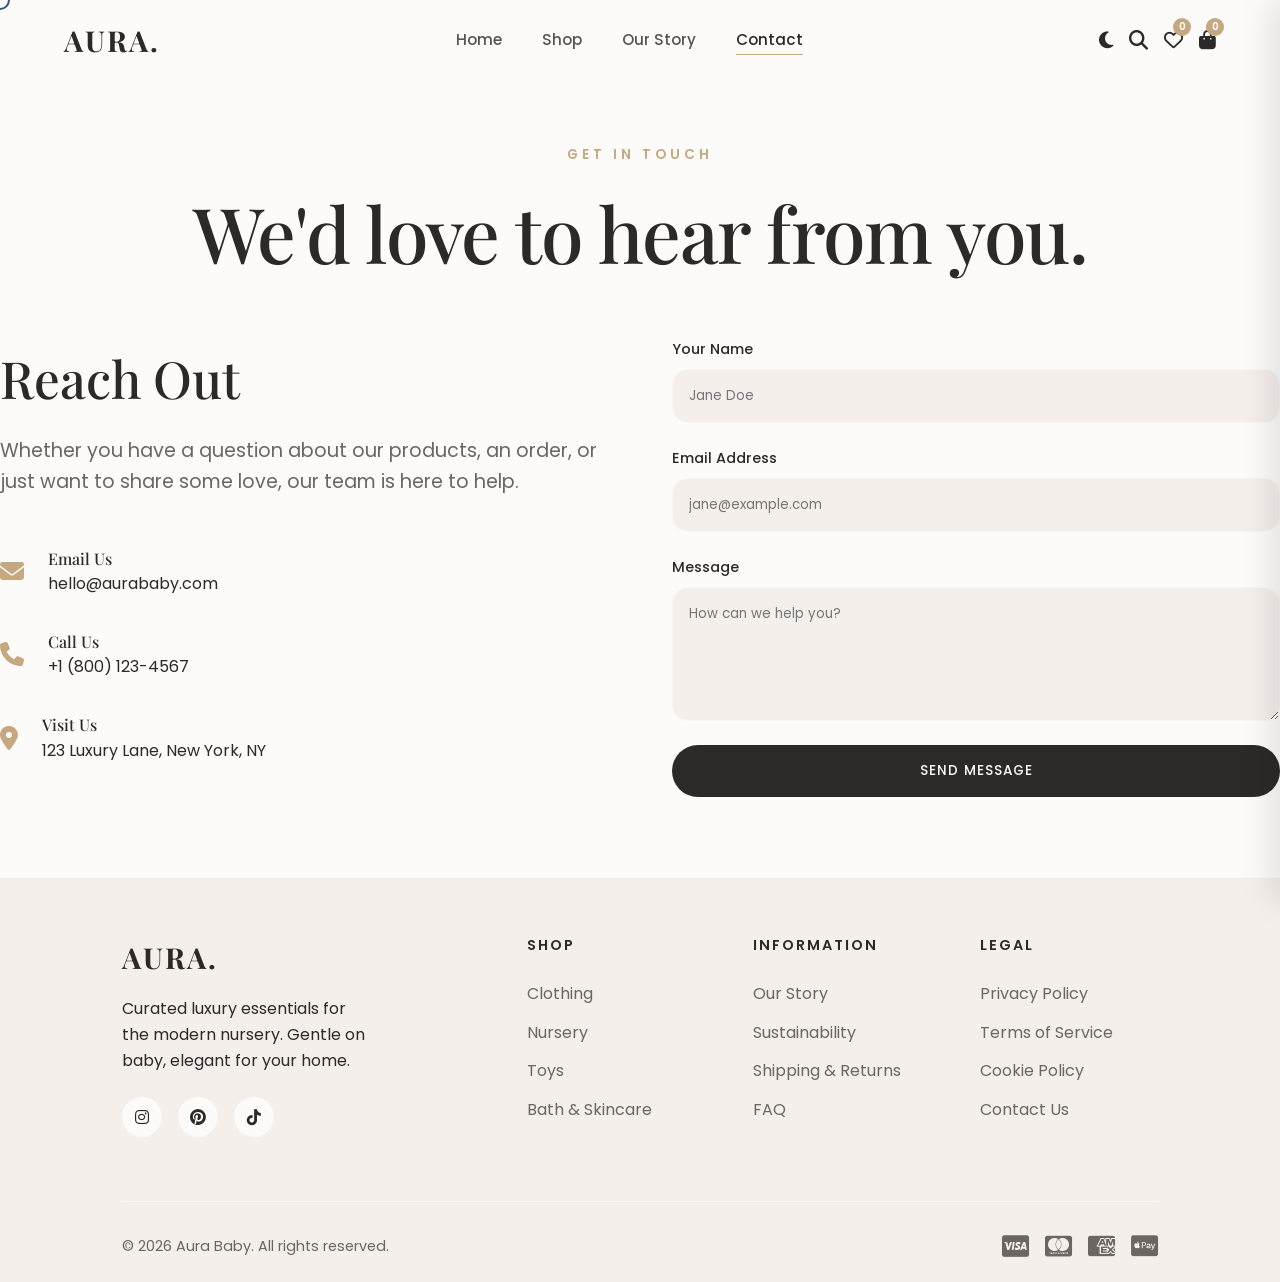
<file: contact.html>
<!DOCTYPE html>
<html lang="en">
<head>
    <meta charset="UTF-8">
    <meta name="viewport" content="width=device-width, initial-scale=1.0">
    <title>Contact Us | Aura Luxury Baby Essentials</title>
    <link rel="preconnect" href="https://fonts.googleapis.com">
    <link rel="preconnect" href="https://fonts.gstatic.com" crossorigin>
    <link href="https://fonts.googleapis.com/css2?family=Playfair+Display:ital,wght@0,400;0,500;0,600;0,700;1,400&family=Poppins:wght@300;400;500;600&display=swap" rel="stylesheet">
    <link rel="stylesheet" href="https://cdnjs.cloudflare.com/ajax/libs/font-awesome/6.4.0/css/all.min.css">
    <link rel="stylesheet" href="css/style.css">
    <style>
        .contact-grid { display: grid; grid-template-columns: 1fr 1fr; gap: 4rem; margin-top: 4rem; }
        .contact-form { display: flex; flex-direction: column; gap: 1.5rem; }
        .form-group { display: flex; flex-direction: column; gap: 0.5rem; }
        .form-group label { font-weight: 500; font-size: 0.9rem; }
        .form-group input, .form-group textarea { padding: 1rem; border: 1px solid var(--glass-border); border-radius: var(--radius-md); background: var(--bg-secondary); font-family: inherit; outline: none; }
        .form-group input:focus, .form-group textarea:focus { border-color: var(--accent-gold); }
        @media (max-width: 768px) { .contact-grid { grid-template-columns: 1fr; } }
    </style>
</head>
<body>

    <div class="custom-cursor" id="cursor"></div>
    <div class="scroll-progress" id="scrollProgress"></div>

    <nav class="navbar" id="navbar">
        <div class="container nav-container">
            <a href="index.html" class="logo">AURA.</a>
            <ul class="nav-links">
                <li><a href="index.html" class="nav-link">Home</a></li>
                <li><a href="shop.html" class="nav-link">Shop</a></li>
                <li><a href="about.html" class="nav-link">Our Story</a></li>
                <li><a href="contact.html" class="nav-link active">Contact</a></li>
            </ul>
            <div class="nav-actions">
                <button id="themeToggle" aria-label="Toggle Dark Mode"><i class="fa-solid fa-moon"></i></button>
                <button id="searchBtn" aria-label="Search"><i class="fa-solid fa-magnifying-glass"></i></button>
                <button aria-label="Wishlist"><i class="fa-regular fa-heart"></i><span class="badge" id="wishlistCount">0</span></button>
                <button id="cartBtn" aria-label="Cart"><i class="fa-solid fa-bag-shopping"></i><span class="badge" id="cartCount">0</span></button>
            </div>
        </div>
    </nav>

    <main class="container section-padding" style="margin-top: 4rem;">
        <div class="text-center reveal">
            <span class="hero-subtitle">Get in Touch</span>
            <h1 class="title-lg">We'd love to hear from you.</h1>
        </div>

        <div class="contact-grid reveal">
            <div>
                <h2 class="title-md">Reach Out</h2>
                <p class="text-lead" style="margin-bottom: 3rem;">Whether you have a question about our products, an order, or just want to share some love, our team is here to help.</p>
                
                <div style="display:flex; flex-direction:column; gap:2rem;">
                    <div style="display:flex; gap:1.5rem; align-items:center;">
                        <i class="fa-solid fa-envelope" style="font-size:1.5rem; color:var(--accent-gold);"></i>
                        <div>
                            <h4 style="margin:0;">Email Us</h4>
                            <p class="text-muted">hello@aurababy.com</p>
                        </div>
                    </div>
                    <div style="display:flex; gap:1.5rem; align-items:center;">
                        <i class="fa-solid fa-phone" style="font-size:1.5rem; color:var(--accent-gold);"></i>
                        <div>
                            <h4 style="margin:0;">Call Us</h4>
                            <p class="text-muted">+1 (800) 123-4567</p>
                        </div>
                    </div>
                    <div style="display:flex; gap:1.5rem; align-items:center;">
                        <i class="fa-solid fa-location-dot" style="font-size:1.5rem; color:var(--accent-gold);"></i>
                        <div>
                            <h4 style="margin:0;">Visit Us</h4>
                            <p class="text-muted">123 Luxury Lane, New York, NY</p>
                        </div>
                    </div>
                </div>
            </div>

            <form class="contact-form" id="contactForm">
                <div class="form-group">
                    <label>Your Name</label>
                    <input type="text" placeholder="Jane Doe" required>
                </div>
                <div class="form-group">
                    <label>Email Address</label>
                    <input type="email" placeholder="jane@example.com" required>
                </div>
                <div class="form-group">
                    <label>Message</label>
                    <textarea rows="5" placeholder="How can we help you?" required></textarea>
                </div>
                <button type="submit" class="btn btn-primary">Send Message</button>
            </form>
        </div>
    </main>

    <footer>
        <div class="container">
            <div class="footer-grid">
                <div class="footer-col">
                    <a href="index.html" class="logo" style="margin-bottom: 1rem; display: block;">AURA.</a>
                    <p class="text-muted" style="max-width: 250px;">Curated luxury essentials for the modern nursery. Gentle on baby, elegant for your home.</p>
                    <div class="social-icons">
                        <a href="#"><i class="fa-brands fa-instagram"></i></a>
                        <a href="#"><i class="fa-brands fa-pinterest"></i></a>
                        <a href="#"><i class="fa-brands fa-tiktok"></i></a>
                    </div>
                </div>
                <div class="footer-col">
                    <h4>Shop</h4>
                    <ul class="footer-links">
                        <li><a href="shop.html?cat=Clothing">Clothing</a></li>
                        <li><a href="shop.html?cat=Nursery">Nursery</a></li>
                        <li><a href="shop.html?cat=Toys">Toys</a></li>
                        <li><a href="shop.html?cat=Bath">Bath & Skincare</a></li>
                    </ul>
                </div>
                <div class="footer-col">
                    <h4>Information</h4>
                    <ul class="footer-links">
                        <li><a href="about.html">Our Story</a></li>
                        <li><a href="policy.html#sustainability">Sustainability</a></li>
                        <li><a href="policy.html#shipping">Shipping &amp; Returns</a></li>
                        <li><a href="faq.html">FAQ</a></li>
                    </ul>
                </div>
                <div class="footer-col">
                    <h4>Legal</h4>
                    <ul class="footer-links">
                        <li><a href="policy.html#privacy">Privacy Policy</a></li>
                        <li><a href="policy.html#terms">Terms of Service</a></li>
                        <li><a href="policy.html#cookies">Cookie Policy</a></li>
                        <li><a href="contact.html">Contact Us</a></li>
                    </ul>
                </div>
            </div>
            <div class="footer-bottom">
                <p>&copy; 2026 Aura Baby. All rights reserved.</p>
                <div class="payment-icons" style="display: flex; gap: 1rem; font-size: 1.5rem;">
                    <i class="fa-brands fa-cc-visa"></i>
                    <i class="fa-brands fa-cc-mastercard"></i>
                    <i class="fa-brands fa-cc-amex"></i>
                    <i class="fa-brands fa-cc-apple-pay"></i>
                </div>
            </div>
        </div>
    </footer>

    <div class="overlay" id="overlay"></div>
    <div class="sidebar" id="cartSidebar">
        <div class="sidebar-header"><h3>Your Cart</h3><i class="fa-solid fa-xmark close-btn" id="closeCart"></i></div>
        <div class="sidebar-content" id="cartItems"></div>
        <div class="sidebar-footer">
            <div class="cart-total"><span>Subtotal</span><span id="cartTotalValue">$0.00</span></div>
            <button class="btn btn-primary" style="width: 100%;" id="checkoutBtn">Proceed to Checkout</button>
        </div>
    </div>

    <div class="toast-container" id="toastContainer"></div>

    <nav class="bottom-nav" id="bottomNav">
        <a href="index.html" class="bottom-nav-item"><i class="fa-solid fa-house"></i><span>Home</span></a>
        <a href="shop.html" class="bottom-nav-item"><i class="fa-solid fa-bag-shopping"></i><span>Shop</span></a>
        <button class="bottom-nav-item" id="bnavCartBtn"><i class="fa-solid fa-cart-shopping"></i><span>Cart</span><span class="bnav-badge" id="bnavCartCount">0</span></button>
    </nav>

    <script src="js/main.js"></script>
    <script>
        document.getElementById('contactForm')?.addEventListener('submit', (e) => {
            e.preventDefault();
            showToast('Message sent! We\'ll get back to you soon.', 'fa-paper-plane');
            e.target.reset();
        });
    </script>
</body>
</html>
</file>
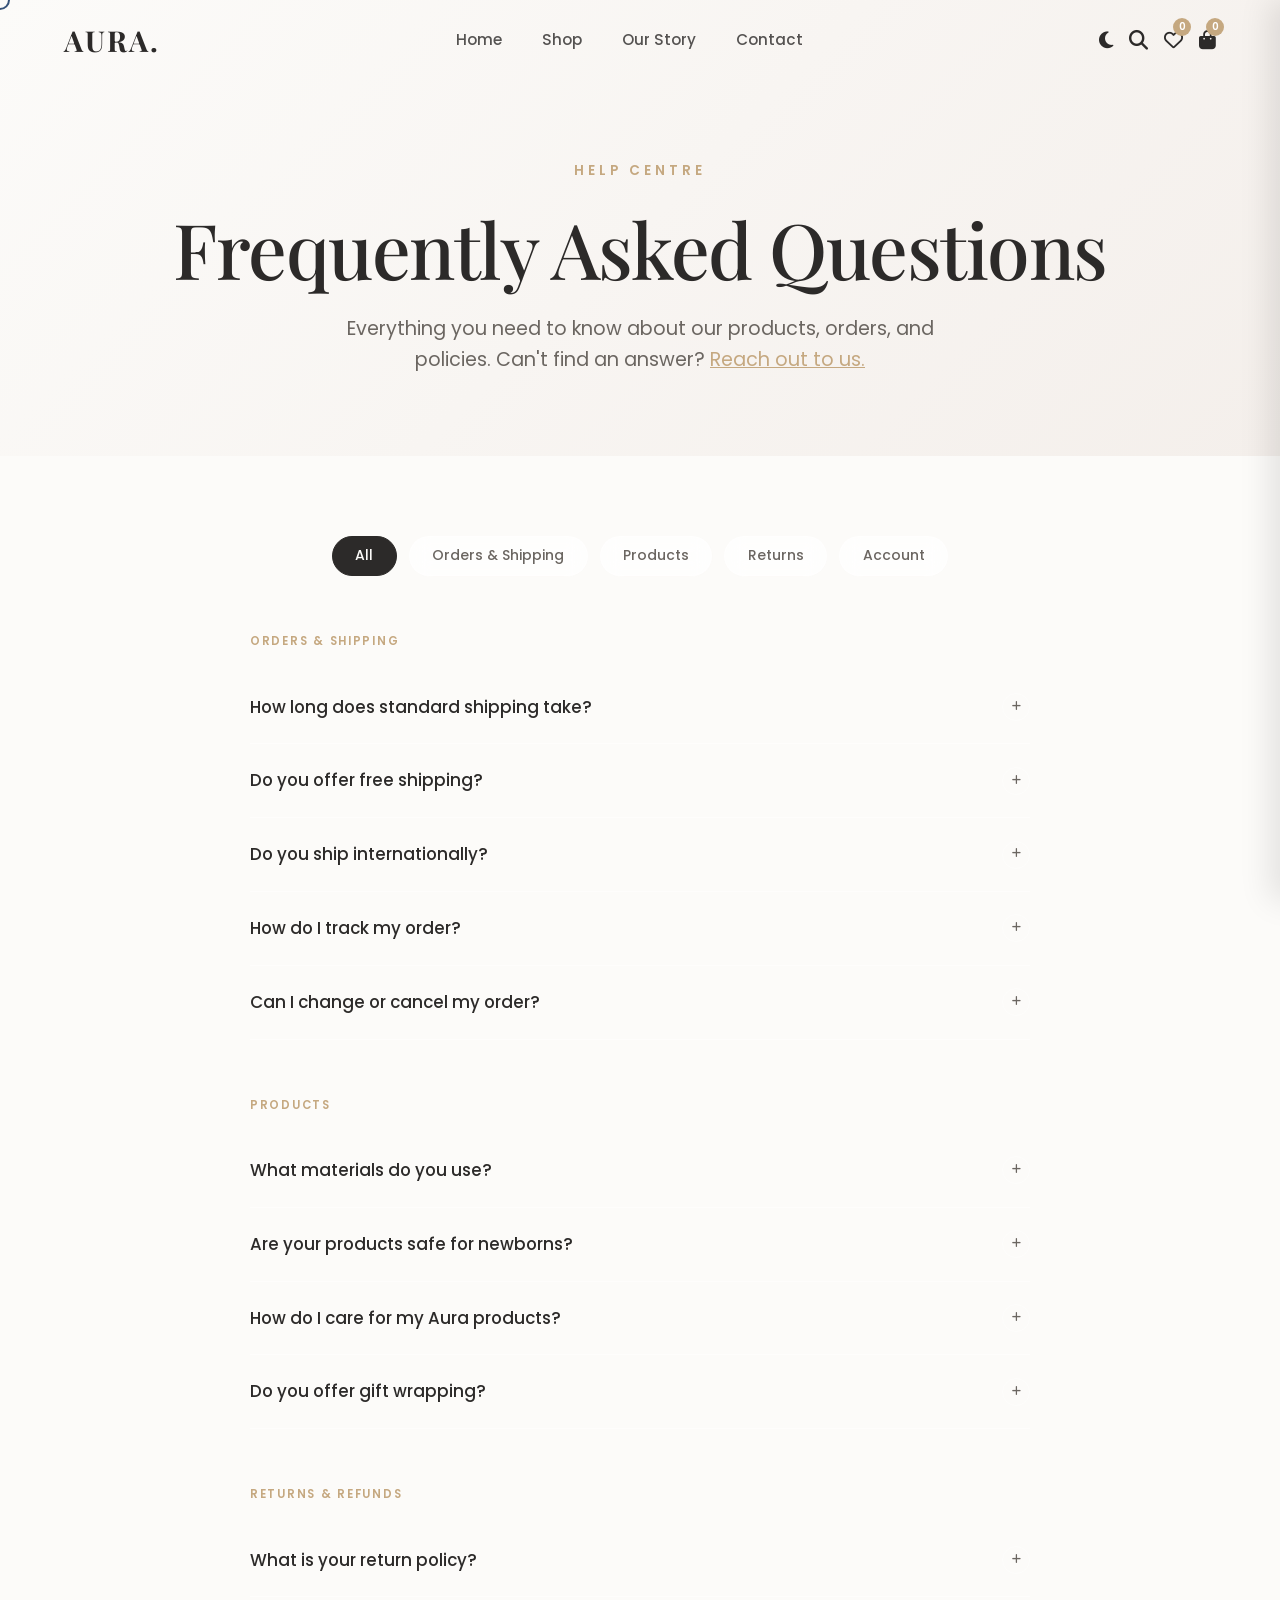
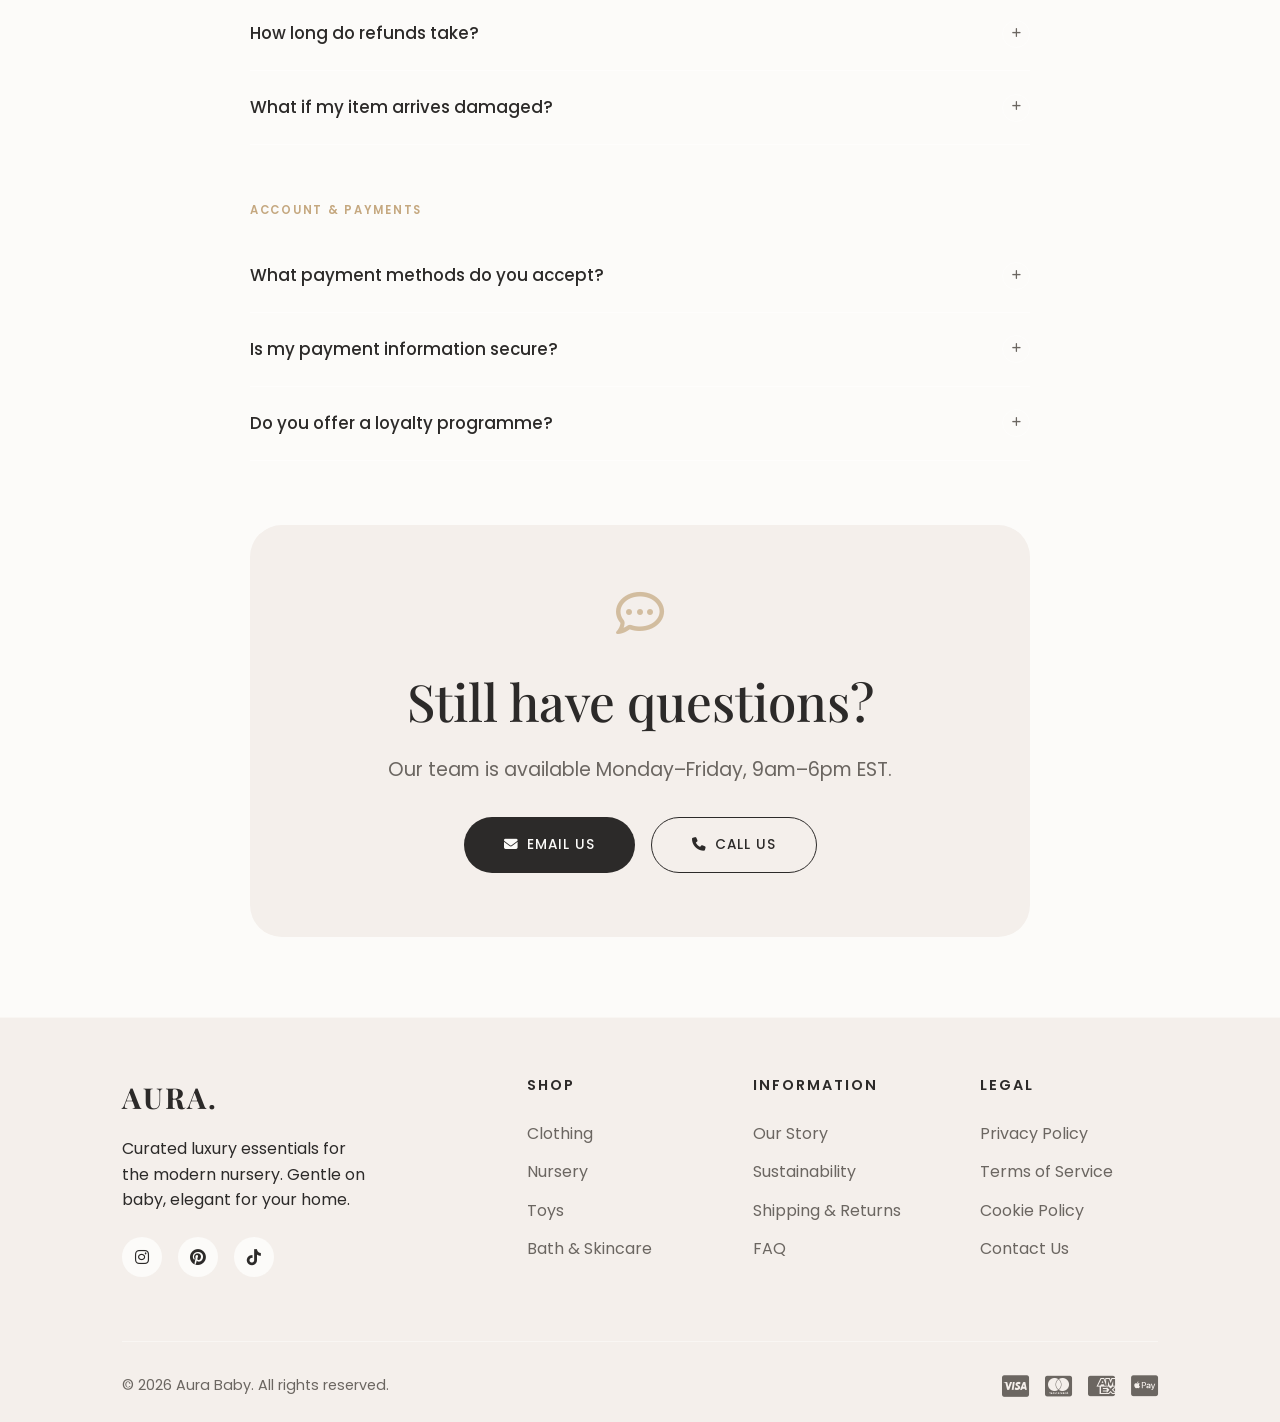
<file: faq.html>
<!DOCTYPE html>
<html lang="en">
<head>
    <meta charset="UTF-8">
    <meta name="viewport" content="width=device-width, initial-scale=1.0">
    <title>FAQ | Aura Luxury Baby Essentials</title>
    <link rel="preconnect" href="https://fonts.googleapis.com">
    <link rel="preconnect" href="https://fonts.gstatic.com" crossorigin>
    <link href="https://fonts.googleapis.com/css2?family=Playfair+Display:ital,wght@0,400;0,500;0,600;0,700;1,400&family=Poppins:wght@300;400;500;600&display=swap" rel="stylesheet">
    <link rel="stylesheet" href="https://cdnjs.cloudflare.com/ajax/libs/font-awesome/6.4.0/css/all.min.css">
    <link rel="stylesheet" href="css/style.css">
    <style>
        /* ── Page Hero ── */
        .page-hero {
            padding: 10rem 0 5rem;
            background: linear-gradient(135deg, var(--bg-main) 0%, var(--bg-secondary) 100%);
            text-align: center;
        }

        /* ── Category tabs ── */
        .faq-tabs {
            display: flex;
            flex-wrap: wrap;
            gap: 0.75rem;
            justify-content: center;
            margin-bottom: 3.5rem;
        }
        .faq-tab {
            padding: 0.55rem 1.4rem;
            border: 1px solid var(--glass-border);
            border-radius: var(--radius-pill);
            background: var(--glass-bg);
            backdrop-filter: blur(10px);
            font-family: var(--font-body);
            font-size: 0.875rem;
            font-weight: 500;
            color: var(--text-muted);
            cursor: pointer;
            transition: var(--transition);
        }
        .faq-tab:hover,
        .faq-tab.active {
            background: var(--text-main);
            color: var(--bg-main);
            border-color: var(--text-main);
        }

        /* ── FAQ group heading ── */
        .faq-group { margin-bottom: 3.5rem; }
        .faq-group-label {
            font-size: 0.72rem;
            font-weight: 600;
            text-transform: uppercase;
            letter-spacing: 0.15em;
            color: var(--accent-gold);
            margin-bottom: 1.25rem;
        }

        /* ── Still need help card ── */
        .help-card {
            background: var(--bg-secondary);
            border-radius: var(--radius-xl);
            padding: 4rem 2rem;
            text-align: center;
            margin-top: 4rem;
        }
        .help-card .help-icon {
            font-size: 3rem;
            color: var(--accent-gold);
            opacity: 0.7;
            margin-bottom: 1.5rem;
        }
        .help-actions {
            display: flex;
            gap: 1rem;
            justify-content: center;
            flex-wrap: wrap;
            margin-top: 2rem;
        }

        @media (max-width: 768px) {
            .page-hero { padding: 8rem 0 3.5rem; }
            .help-card { padding: 3rem var(--px); }
        }
    </style>
</head>
<body>

    <div class="custom-cursor" id="cursor"></div>
    <div class="scroll-progress" id="scrollProgress"></div>

    <nav class="navbar" id="navbar">
        <div class="container nav-container">
            <a href="index.html" class="logo">AURA.</a>
            <ul class="nav-links">
                <li><a href="index.html" class="nav-link">Home</a></li>
                <li><a href="shop.html" class="nav-link">Shop</a></li>
                <li><a href="about.html" class="nav-link">Our Story</a></li>
                <li><a href="contact.html" class="nav-link">Contact</a></li>
            </ul>
            <div class="nav-actions">
                <button id="themeToggle" aria-label="Toggle Dark Mode"><i class="fa-solid fa-moon"></i></button>
                <button id="searchBtn" aria-label="Search"><i class="fa-solid fa-magnifying-glass"></i></button>
                <button aria-label="Wishlist"><i class="fa-regular fa-heart"></i><span class="badge" id="wishlistCount">0</span></button>
                <button id="cartBtn" aria-label="Cart"><i class="fa-solid fa-bag-shopping"></i><span class="badge" id="cartCount">0</span></button>
            </div>
        </div>
    </nav>

    <main>

        <!-- Hero -->
        <section class="page-hero">
            <div class="container reveal">
                <span class="hero-subtitle">Help Centre</span>
                <h1 class="title-lg">Frequently Asked Questions</h1>
                <p class="text-lead" style="max-width: 600px; margin: 1.5rem auto 0;">
                    Everything you need to know about our products, orders, and policies. Can't find an answer?
                    <a href="contact.html" style="color: var(--accent-gold); text-decoration: underline;">Reach out to us.</a>
                </p>
            </div>
        </section>

        <!-- FAQ Content -->
        <section class="section-padding container">
            <div style="max-width: 780px; margin: 0 auto;">

                <!-- Category tabs -->
                <div class="faq-tabs reveal">
                    <button class="faq-tab active" onclick="filterFaq('all', this)">All</button>
                    <button class="faq-tab" onclick="filterFaq('orders', this)">Orders & Shipping</button>
                    <button class="faq-tab" onclick="filterFaq('products', this)">Products</button>
                    <button class="faq-tab" onclick="filterFaq('returns', this)">Returns</button>
                    <button class="faq-tab" onclick="filterFaq('account', this)">Account</button>
                </div>

                <!-- Orders & Shipping -->
                <div class="faq-group reveal" data-category="orders">
                    <p class="faq-group-label">Orders &amp; Shipping</p>

                    <div class="faq-item" onclick="this.classList.toggle('active')">
                        <div class="faq-question">
                            <span class="faq-question-text">How long does standard shipping take?</span>
                            <span class="faq-icon-wrap"><i class="fa-solid fa-plus faq-icon"></i></span>
                        </div>
                        <div class="faq-answer-wrap">
                            <div class="faq-answer">Standard shipping takes 3–5 business days within the US. Express shipping (1–2 business days) is available at checkout. International orders typically arrive within 7–14 business days depending on destination.</div>
                        </div>
                    </div>

                    <div class="faq-item" onclick="this.classList.toggle('active')">
                        <div class="faq-question">
                            <span class="faq-question-text">Do you offer free shipping?</span>
                            <span class="faq-icon-wrap"><i class="fa-solid fa-plus faq-icon"></i></span>
                        </div>
                        <div class="faq-answer-wrap">
                            <div class="faq-answer">Yes — all US orders over $75 qualify for free standard shipping. For international orders, free shipping is available on orders over $150. The discount is applied automatically at checkout.</div>
                        </div>
                    </div>

                    <div class="faq-item" onclick="this.classList.toggle('active')">
                        <div class="faq-question">
                            <span class="faq-question-text">Do you ship internationally?</span>
                            <span class="faq-icon-wrap"><i class="fa-solid fa-plus faq-icon"></i></span>
                        </div>
                        <div class="faq-answer-wrap">
                            <div class="faq-answer">Yes, we ship to over 50 countries worldwide. Shipping costs and estimated delivery times are calculated at checkout based on your location. Please note that import duties and taxes may apply and are the responsibility of the recipient.</div>
                        </div>
                    </div>

                    <div class="faq-item" onclick="this.classList.toggle('active')">
                        <div class="faq-question">
                            <span class="faq-question-text">How do I track my order?</span>
                            <span class="faq-icon-wrap"><i class="fa-solid fa-plus faq-icon"></i></span>
                        </div>
                        <div class="faq-answer-wrap">
                            <div class="faq-answer">Once your order ships, you'll receive a confirmation email with a tracking number. You can use this number on our carrier's website or visit your account dashboard to follow your package in real time.</div>
                        </div>
                    </div>

                    <div class="faq-item" onclick="this.classList.toggle('active')">
                        <div class="faq-question">
                            <span class="faq-question-text">Can I change or cancel my order?</span>
                            <span class="faq-icon-wrap"><i class="fa-solid fa-plus faq-icon"></i></span>
                        </div>
                        <div class="faq-answer-wrap">
                            <div class="faq-answer">Orders can be modified or cancelled within 1 hour of placement. After that, our fulfilment team begins processing and changes may not be possible. Please contact us immediately at hello@aurababy.com if you need to make a change.</div>
                        </div>
                    </div>
                </div>

                <!-- Products -->
                <div class="faq-group reveal" data-category="products">
                    <p class="faq-group-label">Products</p>

                    <div class="faq-item" onclick="this.classList.toggle('active')">
                        <div class="faq-question">
                            <span class="faq-question-text">What materials do you use?</span>
                            <span class="faq-icon-wrap"><i class="fa-solid fa-plus faq-icon"></i></span>
                        </div>
                        <div class="faq-answer-wrap">
                            <div class="faq-answer">We exclusively use GOTS-certified organic cotton, sustainable beechwood, non-toxic water-based dyes, and hypoallergenic materials. Every material is rigorously tested to ensure it is free from harmful chemicals and safe for newborn skin.</div>
                        </div>
                    </div>

                    <div class="faq-item" onclick="this.classList.toggle('active')">
                        <div class="faq-question">
                            <span class="faq-question-text">Are your products safe for newborns?</span>
                            <span class="faq-icon-wrap"><i class="fa-solid fa-plus faq-icon"></i></span>
                        </div>
                        <div class="faq-answer-wrap">
                            <div class="faq-answer">Absolutely. All Aura products are designed with newborn safety as the top priority. Our textiles are OEKO-TEX Standard 100 certified, meaning they have been tested for over 100 harmful substances. Our wooden toys use only food-grade finishes.</div>
                        </div>
                    </div>

                    <div class="faq-item" onclick="this.classList.toggle('active')">
                        <div class="faq-question">
                            <span class="faq-question-text">How do I care for my Aura products?</span>
                            <span class="faq-icon-wrap"><i class="fa-solid fa-plus faq-icon"></i></span>
                        </div>
                        <div class="faq-answer-wrap">
                            <div class="faq-answer">Most of our textiles can be machine washed on a gentle cold cycle and tumble dried on low. Wooden items should be wiped clean with a damp cloth and dried immediately. Specific care instructions are included on each product's label and detail page.</div>
                        </div>
                    </div>

                    <div class="faq-item" onclick="this.classList.toggle('active')">
                        <div class="faq-question">
                            <span class="faq-question-text">Do you offer gift wrapping?</span>
                            <span class="faq-icon-wrap"><i class="fa-solid fa-plus faq-icon"></i></span>
                        </div>
                        <div class="faq-answer-wrap">
                            <div class="faq-answer">Yes! Gift wrapping is available for all orders. You can select this option at checkout and include a personalised message. Our packaging uses recycled kraft paper and natural twine — beautiful and planet-friendly.</div>
                        </div>
                    </div>
                </div>

                <!-- Returns -->
                <div class="faq-group reveal" data-category="returns">
                    <p class="faq-group-label">Returns &amp; Refunds</p>

                    <div class="faq-item" onclick="this.classList.toggle('active')">
                        <div class="faq-question">
                            <span class="faq-question-text">What is your return policy?</span>
                            <span class="faq-icon-wrap"><i class="fa-solid fa-plus faq-icon"></i></span>
                        </div>
                        <div class="faq-answer-wrap">
                            <div class="faq-answer">We accept returns within 30 days of delivery for unused items in their original packaging. Sale items and personalised products are final sale. To initiate a return, visit your account dashboard or email us at hello@aurababy.com.</div>
                        </div>
                    </div>

                    <div class="faq-item" onclick="this.classList.toggle('active')">
                        <div class="faq-question">
                            <span class="faq-question-text">How long do refunds take?</span>
                            <span class="faq-icon-wrap"><i class="fa-solid fa-plus faq-icon"></i></span>
                        </div>
                        <div class="faq-answer-wrap">
                            <div class="faq-answer">Once we receive and inspect your return, refunds are processed within 3–5 business days. The credit will appear on your original payment method within 5–10 business days depending on your bank.</div>
                        </div>
                    </div>

                    <div class="faq-item" onclick="this.classList.toggle('active')">
                        <div class="faq-question">
                            <span class="faq-question-text">What if my item arrives damaged?</span>
                            <span class="faq-icon-wrap"><i class="fa-solid fa-plus faq-icon"></i></span>
                        </div>
                        <div class="faq-answer-wrap">
                            <div class="faq-answer">We're so sorry if this happens. Please photograph the damage and email us at hello@aurababy.com within 48 hours of delivery. We will arrange a replacement or full refund at no cost to you — no need to return the damaged item.</div>
                        </div>
                    </div>
                </div>

                <!-- Account -->
                <div class="faq-group reveal" data-category="account">
                    <p class="faq-group-label">Account &amp; Payments</p>

                    <div class="faq-item" onclick="this.classList.toggle('active')">
                        <div class="faq-question">
                            <span class="faq-question-text">What payment methods do you accept?</span>
                            <span class="faq-icon-wrap"><i class="fa-solid fa-plus faq-icon"></i></span>
                        </div>
                        <div class="faq-answer-wrap">
                            <div class="faq-answer">We accept all major credit and debit cards (Visa, Mastercard, Amex), Apple Pay, Google Pay, and PayPal. All transactions are secured with SSL encryption and processed through our PCI-compliant payment gateway.</div>
                        </div>
                    </div>

                    <div class="faq-item" onclick="this.classList.toggle('active')">
                        <div class="faq-question">
                            <span class="faq-question-text">Is my payment information secure?</span>
                            <span class="faq-icon-wrap"><i class="fa-solid fa-plus faq-icon"></i></span>
                        </div>
                        <div class="faq-answer-wrap">
                            <div class="faq-answer">Yes. We never store your full card details on our servers. All payment data is handled by our PCI DSS Level 1 certified payment processor. Your information is always encrypted and protected.</div>
                        </div>
                    </div>

                    <div class="faq-item" onclick="this.classList.toggle('active')">
                        <div class="faq-question">
                            <span class="faq-question-text">Do you offer a loyalty programme?</span>
                            <span class="faq-icon-wrap"><i class="fa-solid fa-plus faq-icon"></i></span>
                        </div>
                        <div class="faq-answer-wrap">
                            <div class="faq-answer">Yes — the Aura Circle rewards programme lets you earn points on every purchase, which can be redeemed for discounts on future orders. You also get early access to new collections and exclusive member-only offers. Sign up is free.</div>
                        </div>
                    </div>
                </div>

                <!-- Still need help -->
                <div class="help-card reveal">
                    <i class="fa-regular fa-comment-dots help-icon"></i>
                    <h2 class="title-md" style="margin-bottom: 0.75rem;">Still have questions?</h2>
                    <p class="text-lead">Our team is available Monday–Friday, 9am–6pm EST.</p>
                    <div class="help-actions">
                        <a href="contact.html" class="btn btn-primary" onclick="createRipple(event)">
                            <i class="fa-solid fa-envelope" style="margin-right: 0.5rem;"></i> Email Us
                        </a>
                        <a href="tel:+18001234567" class="btn btn-outline" onclick="createRipple(event)">
                            <i class="fa-solid fa-phone" style="margin-right: 0.5rem;"></i> Call Us
                        </a>
                    </div>
                </div>

            </div>
        </section>

    </main>

    <!-- Footer -->
    <footer>
        <div class="container">
            <div class="footer-grid">
                <div class="footer-col">
                    <a href="index.html" class="logo" style="margin-bottom: 1rem; display: block;">AURA.</a>
                    <p class="text-muted" style="max-width: 250px;">Curated luxury essentials for the modern nursery. Gentle on baby, elegant for your home.</p>
                    <div class="social-icons">
                        <a href="#"><i class="fa-brands fa-instagram"></i></a>
                        <a href="#"><i class="fa-brands fa-pinterest"></i></a>
                        <a href="#"><i class="fa-brands fa-tiktok"></i></a>
                    </div>
                </div>
                <div class="footer-col">
                    <h4>Shop</h4>
                    <ul class="footer-links">
                        <li><a href="shop.html?cat=Clothing">Clothing</a></li>
                        <li><a href="shop.html?cat=Nursery">Nursery</a></li>
                        <li><a href="shop.html?cat=Toys">Toys</a></li>
                        <li><a href="shop.html?cat=Bath">Bath &amp; Skincare</a></li>
                    </ul>
                </div>
                <div class="footer-col">
                    <h4>Information</h4>
                    <ul class="footer-links">
                        <li><a href="about.html">Our Story</a></li>
                        <li><a href="policy.html#sustainability">Sustainability</a></li>
                        <li><a href="policy.html#shipping">Shipping &amp; Returns</a></li>
                        <li><a href="faq.html">FAQ</a></li>
                    </ul>
                </div>
                <div class="footer-col">
                    <h4>Legal</h4>
                    <ul class="footer-links">
                        <li><a href="policy.html#privacy">Privacy Policy</a></li>
                        <li><a href="policy.html#terms">Terms of Service</a></li>
                        <li><a href="policy.html#cookies">Cookie Policy</a></li>
                        <li><a href="contact.html">Contact Us</a></li>
                    </ul>
                </div>
            </div>
            <div class="footer-bottom">
                <p>&copy; 2026 Aura Baby. All rights reserved.</p>
                <div class="payment-icons" style="display: flex; gap: 1rem; font-size: 1.5rem;">
                    <i class="fa-brands fa-cc-visa"></i>
                    <i class="fa-brands fa-cc-mastercard"></i>
                    <i class="fa-brands fa-cc-amex"></i>
                    <i class="fa-brands fa-cc-apple-pay"></i>
                </div>
            </div>
        </div>
    </footer>

    <!-- Overlays -->
    <div class="overlay" id="overlay"></div>
    <div class="sidebar" id="cartSidebar">
        <div class="sidebar-header"><h3>Your Cart</h3><i class="fa-solid fa-xmark close-btn" id="closeCart"></i></div>
        <div class="sidebar-content" id="cartItems"></div>
        <div class="sidebar-footer">
            <div class="cart-total"><span>Subtotal</span><span id="cartTotalValue">$0.00</span></div>
            <button class="btn btn-primary" style="width: 100%;" id="checkoutBtn">Proceed to Checkout</button>
        </div>
    </div>
    <div class="modal" id="searchModal">
        <i class="fa-solid fa-xmark close-btn modal-close" id="closeSearch"></i>
        <div class="search-input-wrap"><input type="text" id="searchInput" placeholder="Search for luxury baby items..."><i class="fa-solid fa-magnifying-glass"></i></div>
        <div id="searchResults" class="grid"></div>
    </div>
    <div class="modal" id="quickViewModal">
        <i class="fa-solid fa-xmark close-btn modal-close" id="closeQuickView"></i>
        <div class="qv-grid" id="quickViewContent"></div>
    </div>
    <div class="toast-container" id="toastContainer"></div>

    <nav class="bottom-nav" id="bottomNav">
        <a href="index.html" class="bottom-nav-item"><i class="fa-solid fa-house"></i><span>Home</span></a>
        <a href="shop.html" class="bottom-nav-item"><i class="fa-solid fa-bag-shopping"></i><span>Shop</span></a>
        <button class="bottom-nav-item" id="bnavSearchBtn"><i class="fa-solid fa-magnifying-glass"></i><span>Search</span></button>
        <button class="bottom-nav-item" id="bnavWishlistBtn"><i class="fa-regular fa-heart"></i><span>Wishlist</span><span class="bnav-badge" id="bnavWishlistCount">0</span></button>
        <button class="bottom-nav-item" id="bnavCartBtn"><i class="fa-solid fa-cart-shopping"></i><span>Cart</span><span class="bnav-badge" id="bnavCartCount">0</span></button>
    </nav>

    <script src="js/main.js"></script>
    <script>
        // Filter FAQ by category tab
        window.filterFaq = (category, btn) => {
            document.querySelectorAll('.faq-tab').forEach(t => t.classList.remove('active'));
            btn.classList.add('active');
            document.querySelectorAll('.faq-group').forEach(group => {
                if (category === 'all' || group.dataset.category === category) {
                    group.style.display = '';
                } else {
                    group.style.display = 'none';
                }
            });
        };
    </script>
</body>
</html>
</file>
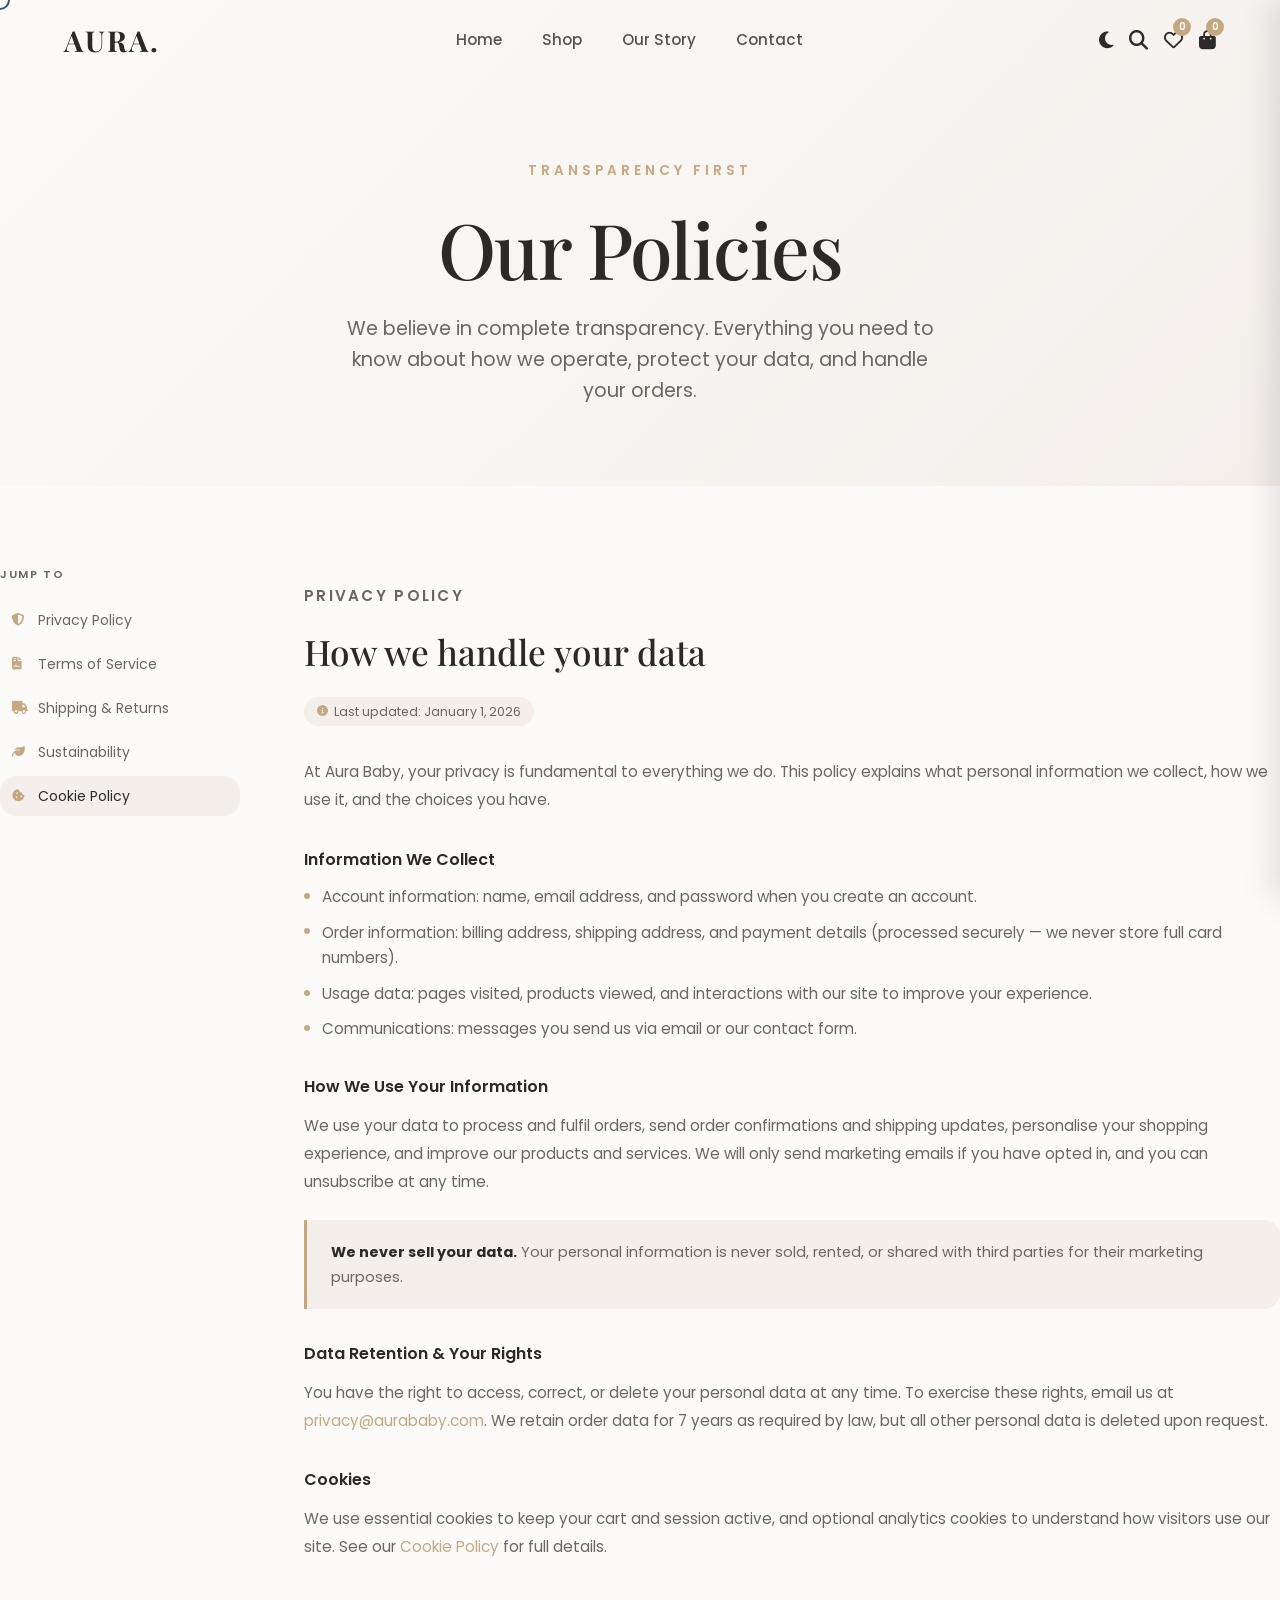
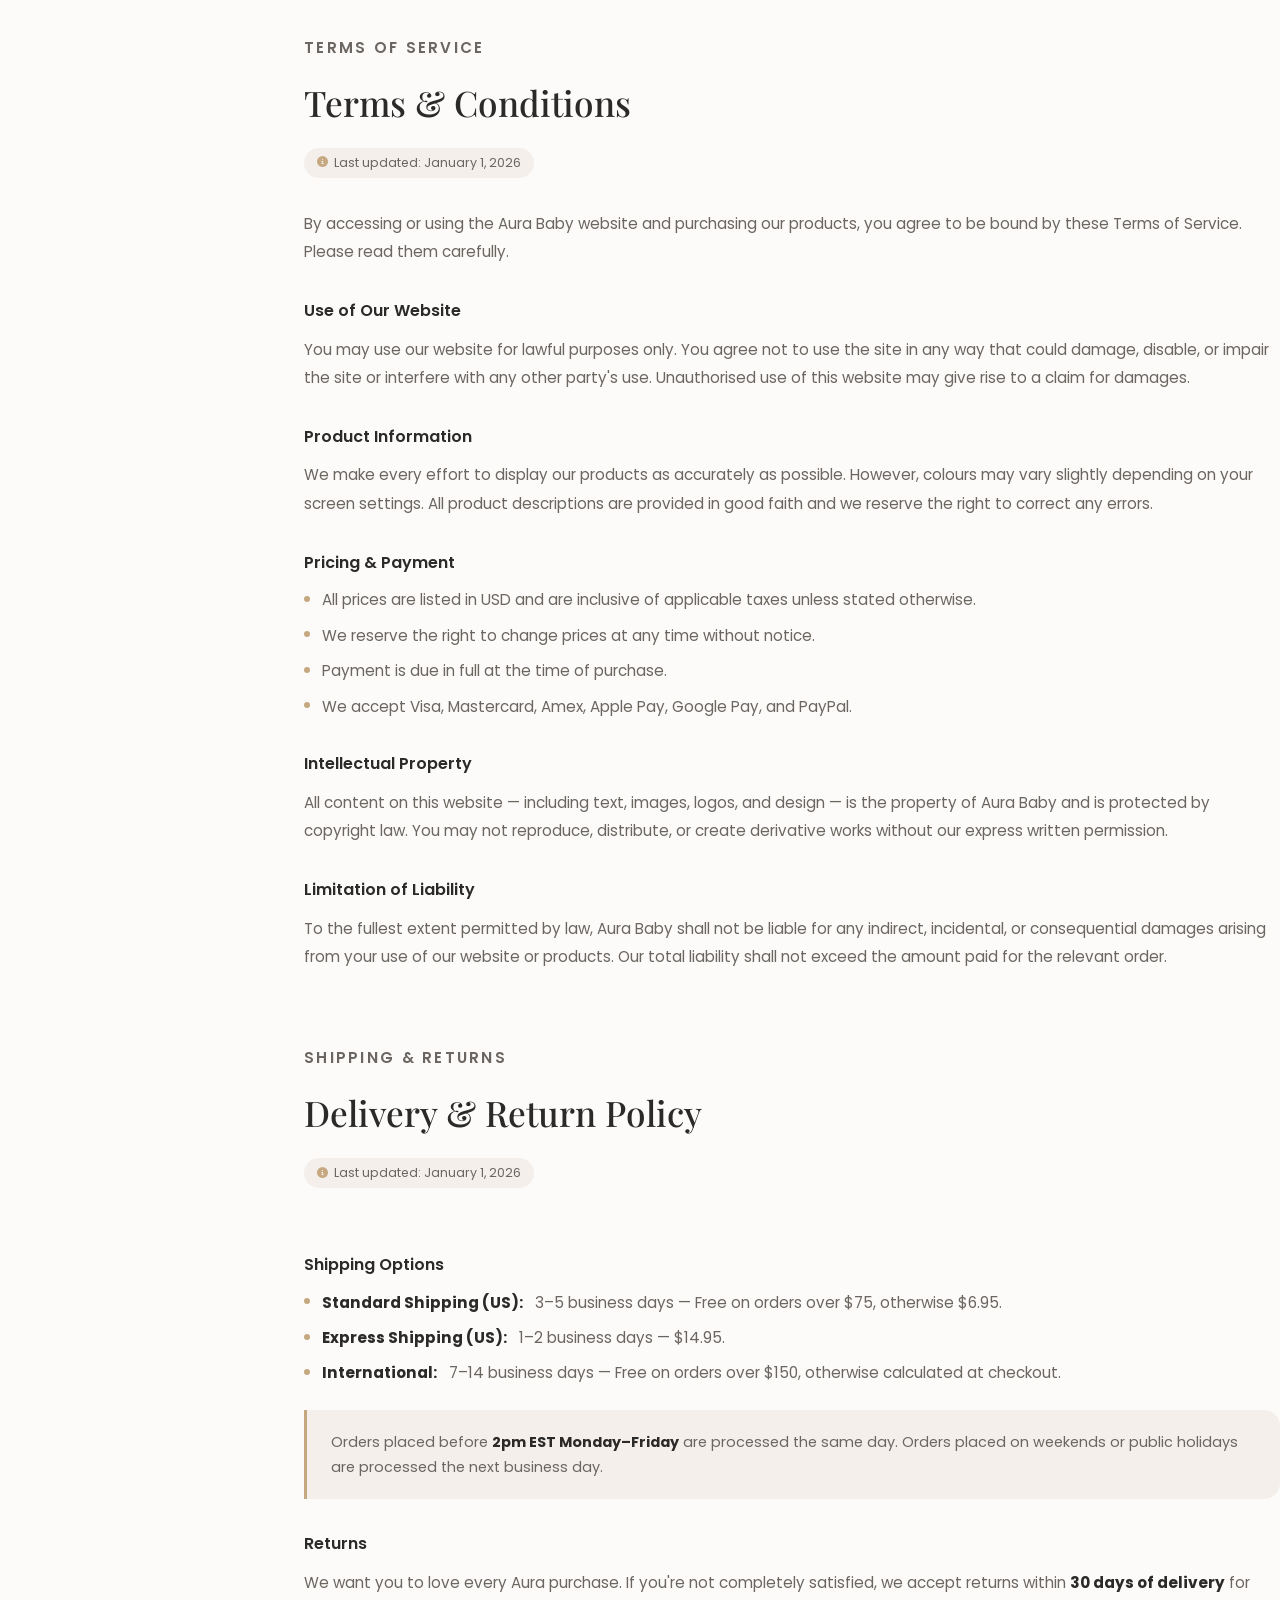
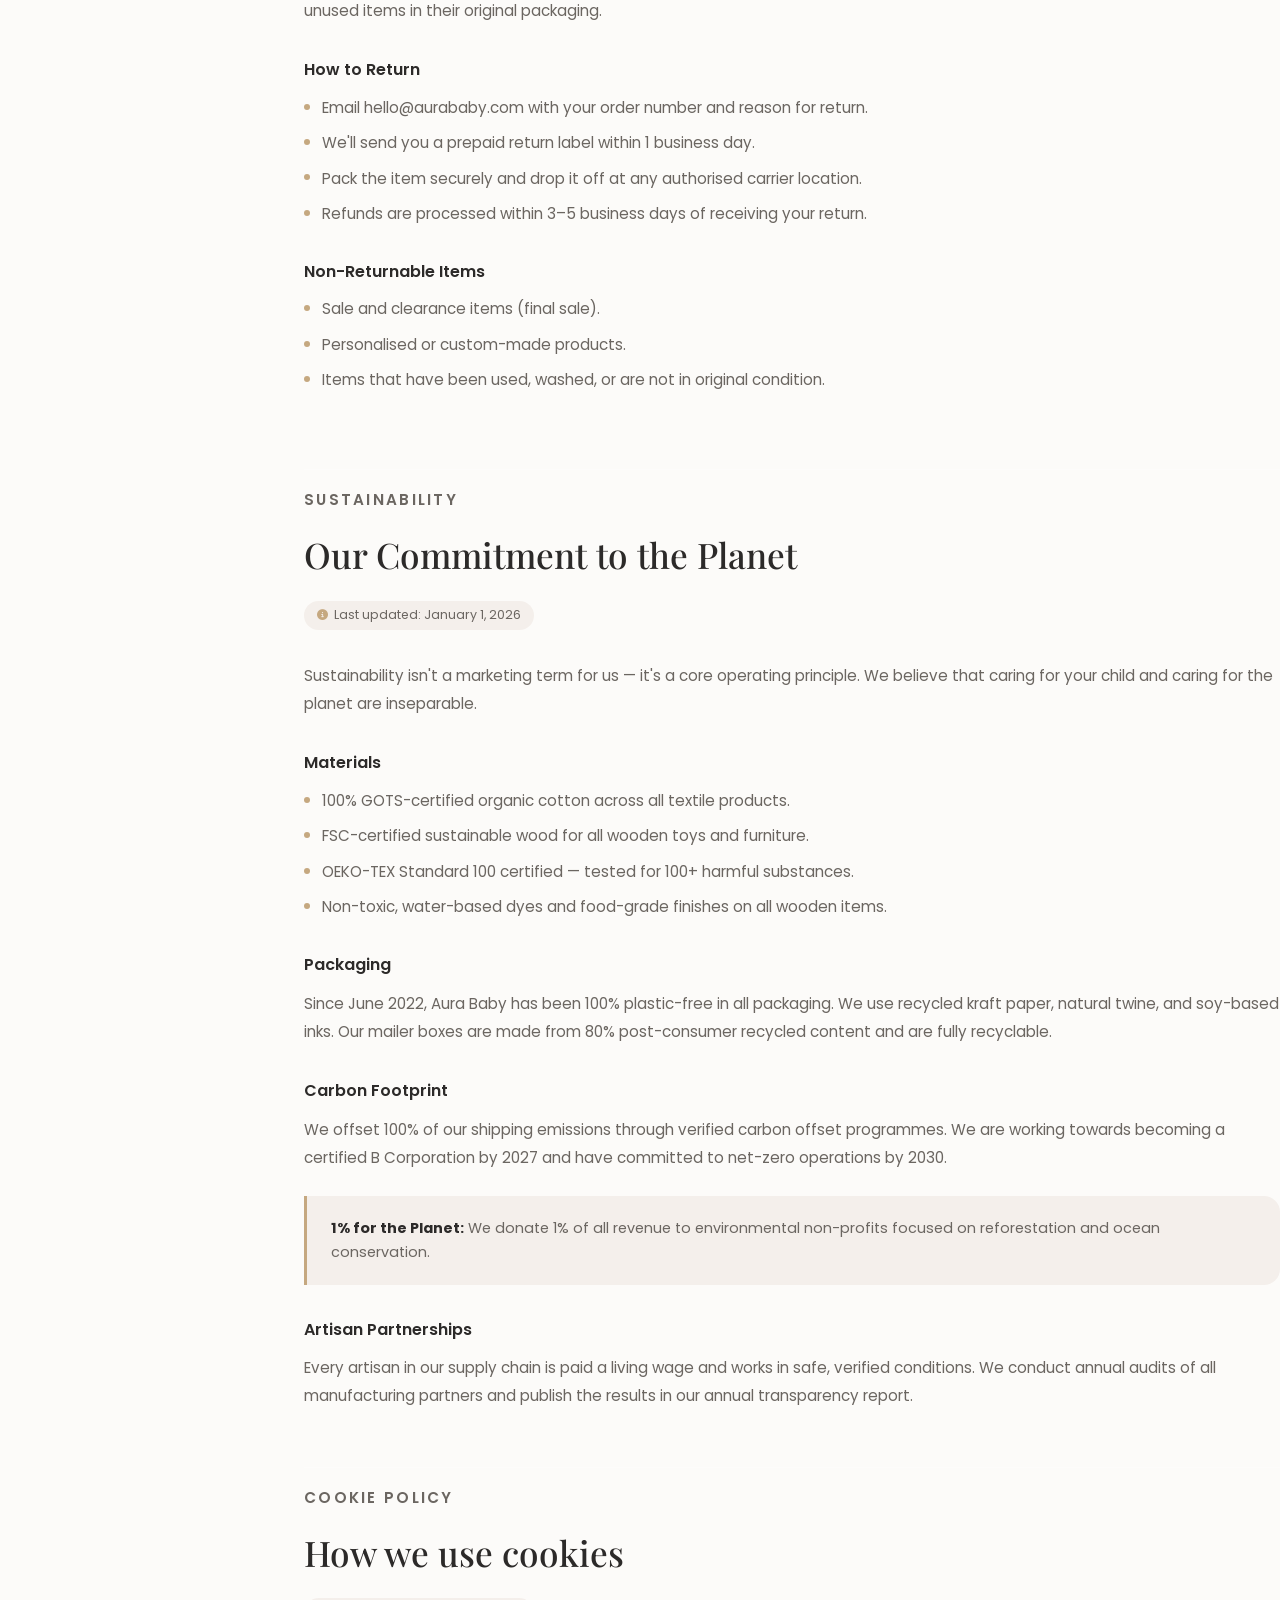
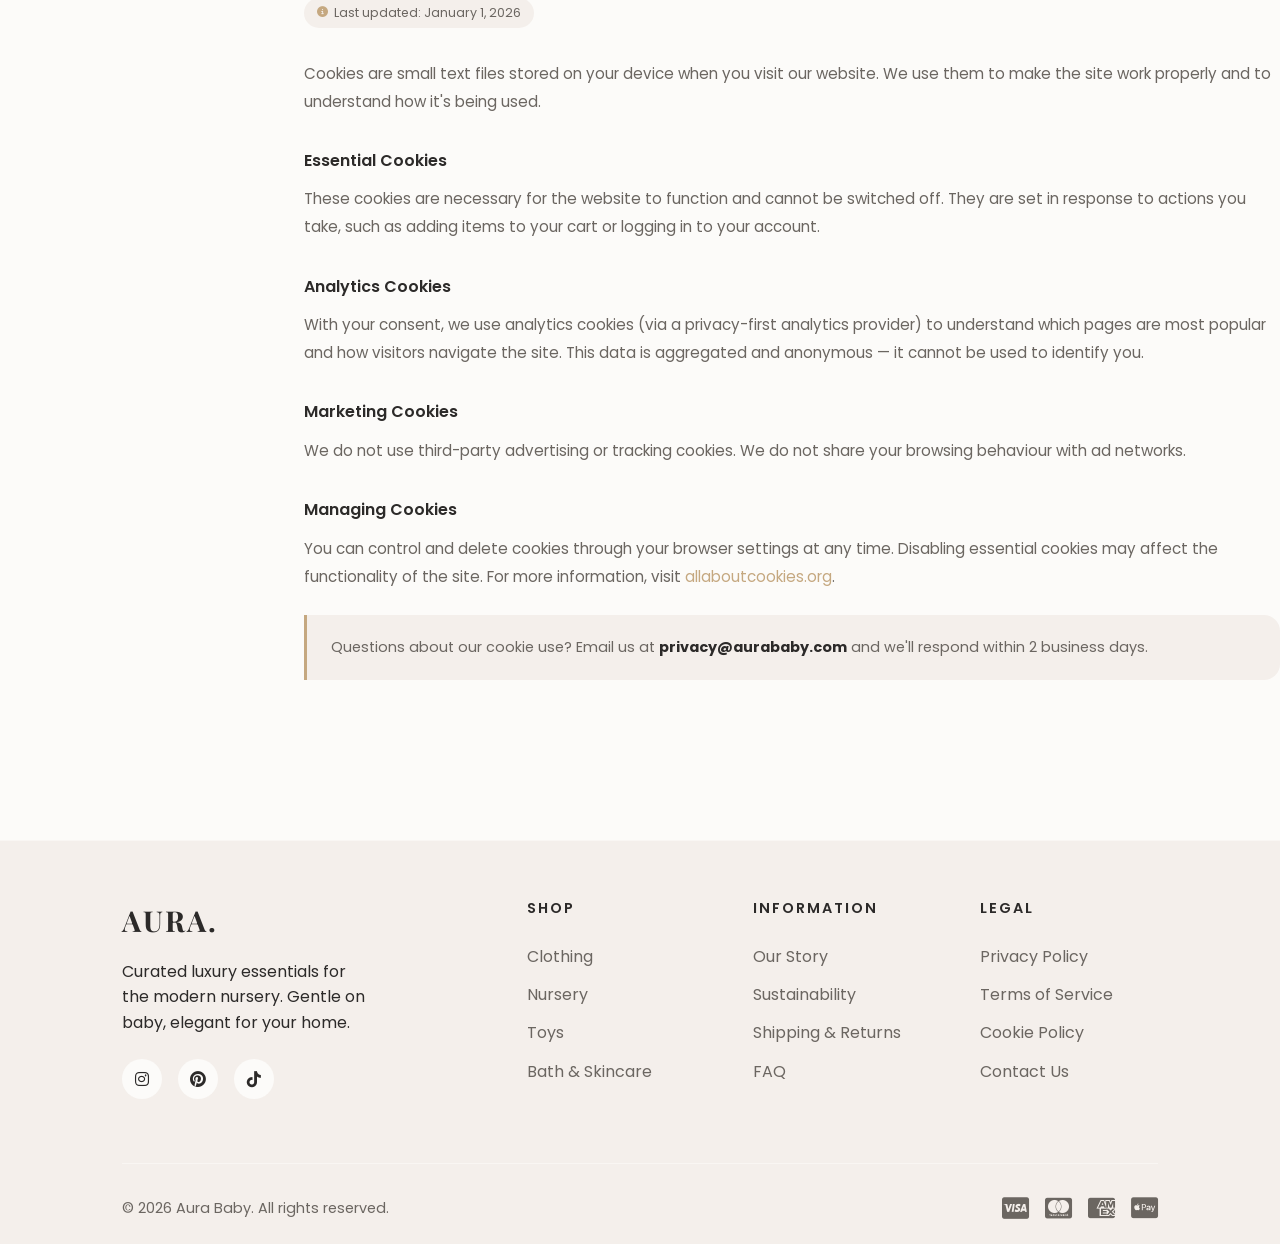
<file: policy.html>
<!DOCTYPE html>
<html lang="en">
<head>
    <meta charset="UTF-8">
    <meta name="viewport" content="width=device-width, initial-scale=1.0">
    <title>Policies | Aura Luxury Baby Essentials</title>
    <link rel="preconnect" href="https://fonts.googleapis.com">
    <link rel="preconnect" href="https://fonts.gstatic.com" crossorigin>
    <link href="https://fonts.googleapis.com/css2?family=Playfair+Display:ital,wght@0,400;0,500;0,600;0,700;1,400&family=Poppins:wght@300;400;500;600&display=swap" rel="stylesheet">
    <link rel="stylesheet" href="https://cdnjs.cloudflare.com/ajax/libs/font-awesome/6.4.0/css/all.min.css">
    <link rel="stylesheet" href="css/style.css">
    <style>
        /* ── Page Hero ── */
        .page-hero {
            padding: 10rem 0 5rem;
            background: linear-gradient(135deg, var(--bg-main) 0%, var(--bg-secondary) 100%);
            text-align: center;
        }

        /* ── Sticky sidebar nav ── */
        .policy-layout {
            display: grid;
            grid-template-columns: 240px 1fr;
            gap: 4rem;
            align-items: start;
        }
        .policy-nav {
            position: sticky;
            top: calc(var(--nav-height) + 2rem);
        }
        .policy-nav-title {
            font-size: 0.7rem;
            font-weight: 600;
            text-transform: uppercase;
            letter-spacing: 0.15em;
            color: var(--text-muted);
            margin-bottom: 1rem;
        }
        .policy-nav ul { list-style: none; padding: 0; margin: 0; }
        .policy-nav li { margin-bottom: 0.25rem; }
        .policy-nav a {
            display: flex;
            align-items: center;
            gap: 0.6rem;
            padding: 0.55rem 0.75rem;
            border-radius: var(--radius-md);
            font-size: 0.875rem;
            color: var(--text-muted);
            text-decoration: none;
            transition: background 0.2s, color 0.2s;
        }
        .policy-nav a:hover,
        .policy-nav a.active {
            background: var(--bg-secondary);
            color: var(--text-main);
        }
        .policy-nav a i { width: 16px; color: var(--accent-gold); font-size: 0.8rem; }

        /* ── Policy sections ── */
        .policy-section {
            padding-top: 1rem;
            padding-bottom: 3.5rem;
            border-bottom: 1px solid var(--glass-border);
            scroll-margin-top: calc(var(--nav-height) + 2rem);
        }
        .policy-section:last-child { border-bottom: none; }

        .policy-section-label {
            font-size: 0.72rem;
            font-weight: 600;
            text-transform: uppercase;
            letter-spacing: 0.15em;
            color: var(--accent-gold);
            margin-bottom: 0.75rem;
        }
        .policy-section h2 {
            font-family: var(--font-heading);
            font-size: clamp(1.6rem, 3vw, 2.2rem);
            font-weight: 500;
            margin-bottom: 1.5rem;
            line-height: 1.2;
        }
        .policy-section p {
            color: var(--text-muted);
            font-size: 0.95rem;
            line-height: 1.85;
            margin-bottom: 1.25rem;
        }
        .policy-section p:last-child { margin-bottom: 0; }
        .policy-section h3 {
            font-family: var(--font-body);
            font-size: 1rem;
            font-weight: 600;
            color: var(--text-main);
            margin: 2rem 0 0.75rem;
        }
        .policy-section ul {
            list-style: none;
            padding: 0;
            margin: 0 0 1.25rem;
            display: flex;
            flex-direction: column;
            gap: 0.6rem;
        }
        .policy-section ul li {
            display: flex;
            align-items: flex-start;
            gap: 0.75rem;
            color: var(--text-muted);
            font-size: 0.95rem;
            line-height: 1.7;
        }
        .policy-section ul li::before {
            content: '';
            width: 6px;
            height: 6px;
            border-radius: 50%;
            background: var(--accent-gold);
            flex-shrink: 0;
            margin-top: 0.55rem;
        }

        /* ── Info box ── */
        .policy-info-box {
            background: var(--bg-secondary);
            border-left: 3px solid var(--accent-gold);
            border-radius: 0 var(--radius-md) var(--radius-md) 0;
            padding: 1.25rem 1.5rem;
            margin: 1.5rem 0;
            font-size: 0.9rem;
            color: var(--text-muted);
            line-height: 1.7;
        }
        .policy-info-box strong { color: var(--text-main); }

        /* ── Last updated badge ── */
        .policy-updated {
            display: inline-flex;
            align-items: center;
            gap: 0.4rem;
            font-size: 0.78rem;
            color: var(--text-muted);
            background: var(--bg-secondary);
            padding: 0.3rem 0.8rem;
            border-radius: var(--radius-pill);
            margin-bottom: 2rem;
        }
        .policy-updated i { color: var(--accent-gold); font-size: 0.7rem; }

        @media (max-width: 992px) {
            .policy-layout { grid-template-columns: 1fr; gap: 2rem; }
            .policy-nav { position: static; }
            .policy-nav ul { display: flex; flex-wrap: wrap; gap: 0.5rem; }
            .policy-nav li { margin: 0; }
            .policy-nav a { padding: 0.4rem 1rem; border: 1px solid var(--glass-border); }
        }
        @media (max-width: 768px) {
            .page-hero { padding: 8rem 0 3.5rem; }
        }
    </style>
</head>
<body>

    <div class="custom-cursor" id="cursor"></div>
    <div class="scroll-progress" id="scrollProgress"></div>

    <nav class="navbar" id="navbar">
        <div class="container nav-container">
            <a href="index.html" class="logo">AURA.</a>
            <ul class="nav-links">
                <li><a href="index.html" class="nav-link">Home</a></li>
                <li><a href="shop.html" class="nav-link">Shop</a></li>
                <li><a href="about.html" class="nav-link">Our Story</a></li>
                <li><a href="contact.html" class="nav-link">Contact</a></li>
            </ul>
            <div class="nav-actions">
                <button id="themeToggle" aria-label="Toggle Dark Mode"><i class="fa-solid fa-moon"></i></button>
                <button id="searchBtn" aria-label="Search"><i class="fa-solid fa-magnifying-glass"></i></button>
                <button aria-label="Wishlist"><i class="fa-regular fa-heart"></i><span class="badge" id="wishlistCount">0</span></button>
                <button id="cartBtn" aria-label="Cart"><i class="fa-solid fa-bag-shopping"></i><span class="badge" id="cartCount">0</span></button>
            </div>
        </div>
    </nav>

    <main>

        <!-- Hero -->
        <section class="page-hero">
            <div class="container reveal">
                <span class="hero-subtitle">Transparency First</span>
                <h1 class="title-lg">Our Policies</h1>
                <p class="text-lead" style="max-width: 600px; margin: 1.5rem auto 0;">
                    We believe in complete transparency. Everything you need to know about how we operate, protect your data, and handle your orders.
                </p>
            </div>
        </section>

        <!-- Policy Content -->
        <section class="section-padding container">
            <div class="policy-layout">

                <!-- Sidebar nav -->
                <aside class="policy-nav reveal">
                    <p class="policy-nav-title">Jump to</p>
                    <ul>
                        <li><a href="#privacy" class="active"><i class="fa-solid fa-shield-halved"></i> Privacy Policy</a></li>
                        <li><a href="#terms"><i class="fa-solid fa-file-contract"></i> Terms of Service</a></li>
                        <li><a href="#shipping"><i class="fa-solid fa-truck"></i> Shipping &amp; Returns</a></li>
                        <li><a href="#sustainability"><i class="fa-solid fa-leaf"></i> Sustainability</a></li>
                        <li><a href="#cookies"><i class="fa-solid fa-cookie-bite"></i> Cookie Policy</a></li>
                    </ul>
                </aside>

                <!-- Policy sections -->
                <div>

                    <!-- Privacy Policy -->
                    <div class="policy-section reveal" id="privacy">
                        <p class="policy-section-label">Privacy Policy</p>
                        <h2>How we handle your data</h2>
                        <span class="policy-updated"><i class="fa-solid fa-circle-info"></i> Last updated: January 1, 2026</span>

                        <p>At Aura Baby, your privacy is fundamental to everything we do. This policy explains what personal information we collect, how we use it, and the choices you have.</p>

                        <h3>Information We Collect</h3>
                        <ul>
                            <li>Account information: name, email address, and password when you create an account.</li>
                            <li>Order information: billing address, shipping address, and payment details (processed securely — we never store full card numbers).</li>
                            <li>Usage data: pages visited, products viewed, and interactions with our site to improve your experience.</li>
                            <li>Communications: messages you send us via email or our contact form.</li>
                        </ul>

                        <h3>How We Use Your Information</h3>
                        <p>We use your data to process and fulfil orders, send order confirmations and shipping updates, personalise your shopping experience, and improve our products and services. We will only send marketing emails if you have opted in, and you can unsubscribe at any time.</p>

                        <div class="policy-info-box">
                            <strong>We never sell your data.</strong> Your personal information is never sold, rented, or shared with third parties for their marketing purposes.
                        </div>

                        <h3>Data Retention &amp; Your Rights</h3>
                        <p>You have the right to access, correct, or delete your personal data at any time. To exercise these rights, email us at <a href="mailto:privacy@aurababy.com" style="color: var(--accent-gold);">privacy@aurababy.com</a>. We retain order data for 7 years as required by law, but all other personal data is deleted upon request.</p>

                        <h3>Cookies</h3>
                        <p>We use essential cookies to keep your cart and session active, and optional analytics cookies to understand how visitors use our site. See our <a href="#cookies" style="color: var(--accent-gold);">Cookie Policy</a> for full details.</p>
                    </div>

                    <!-- Terms of Service -->
                    <div class="policy-section reveal" id="terms">
                        <p class="policy-section-label">Terms of Service</p>
                        <h2>Terms &amp; Conditions</h2>
                        <span class="policy-updated"><i class="fa-solid fa-circle-info"></i> Last updated: January 1, 2026</span>

                        <p>By accessing or using the Aura Baby website and purchasing our products, you agree to be bound by these Terms of Service. Please read them carefully.</p>

                        <h3>Use of Our Website</h3>
                        <p>You may use our website for lawful purposes only. You agree not to use the site in any way that could damage, disable, or impair the site or interfere with any other party's use. Unauthorised use of this website may give rise to a claim for damages.</p>

                        <h3>Product Information</h3>
                        <p>We make every effort to display our products as accurately as possible. However, colours may vary slightly depending on your screen settings. All product descriptions are provided in good faith and we reserve the right to correct any errors.</p>

                        <h3>Pricing &amp; Payment</h3>
                        <ul>
                            <li>All prices are listed in USD and are inclusive of applicable taxes unless stated otherwise.</li>
                            <li>We reserve the right to change prices at any time without notice.</li>
                            <li>Payment is due in full at the time of purchase.</li>
                            <li>We accept Visa, Mastercard, Amex, Apple Pay, Google Pay, and PayPal.</li>
                        </ul>

                        <h3>Intellectual Property</h3>
                        <p>All content on this website — including text, images, logos, and design — is the property of Aura Baby and is protected by copyright law. You may not reproduce, distribute, or create derivative works without our express written permission.</p>

                        <h3>Limitation of Liability</h3>
                        <p>To the fullest extent permitted by law, Aura Baby shall not be liable for any indirect, incidental, or consequential damages arising from your use of our website or products. Our total liability shall not exceed the amount paid for the relevant order.</p>
                    </div>

                    <!-- Shipping & Returns -->
                    <div class="policy-section reveal" id="shipping">
                        <p class="policy-section-label">Shipping &amp; Returns</p>
                        <h2>Delivery &amp; Return Policy</h2>
                        <span class="policy-updated"><i class="fa-solid fa-circle-info"></i> Last updated: January 1, 2026</span>

                        <h3>Shipping Options</h3>
                        <ul>
                            <li><strong style="color: var(--text-main);">Standard Shipping (US):</strong> 3–5 business days — Free on orders over $75, otherwise $6.95.</li>
                            <li><strong style="color: var(--text-main);">Express Shipping (US):</strong> 1–2 business days — $14.95.</li>
                            <li><strong style="color: var(--text-main);">International:</strong> 7–14 business days — Free on orders over $150, otherwise calculated at checkout.</li>
                        </ul>

                        <div class="policy-info-box">
                            Orders placed before <strong>2pm EST Monday–Friday</strong> are processed the same day. Orders placed on weekends or public holidays are processed the next business day.
                        </div>

                        <h3>Returns</h3>
                        <p>We want you to love every Aura purchase. If you're not completely satisfied, we accept returns within <strong style="color: var(--text-main);">30 days of delivery</strong> for unused items in their original packaging.</p>

                        <h3>How to Return</h3>
                        <ul>
                            <li>Email hello@aurababy.com with your order number and reason for return.</li>
                            <li>We'll send you a prepaid return label within 1 business day.</li>
                            <li>Pack the item securely and drop it off at any authorised carrier location.</li>
                            <li>Refunds are processed within 3–5 business days of receiving your return.</li>
                        </ul>

                        <h3>Non-Returnable Items</h3>
                        <ul>
                            <li>Sale and clearance items (final sale).</li>
                            <li>Personalised or custom-made products.</li>
                            <li>Items that have been used, washed, or are not in original condition.</li>
                        </ul>
                    </div>

                    <!-- Sustainability -->
                    <div class="policy-section reveal" id="sustainability">
                        <p class="policy-section-label">Sustainability</p>
                        <h2>Our Commitment to the Planet</h2>
                        <span class="policy-updated"><i class="fa-solid fa-circle-info"></i> Last updated: January 1, 2026</span>

                        <p>Sustainability isn't a marketing term for us — it's a core operating principle. We believe that caring for your child and caring for the planet are inseparable.</p>

                        <h3>Materials</h3>
                        <ul>
                            <li>100% GOTS-certified organic cotton across all textile products.</li>
                            <li>FSC-certified sustainable wood for all wooden toys and furniture.</li>
                            <li>OEKO-TEX Standard 100 certified — tested for 100+ harmful substances.</li>
                            <li>Non-toxic, water-based dyes and food-grade finishes on all wooden items.</li>
                        </ul>

                        <h3>Packaging</h3>
                        <p>Since June 2022, Aura Baby has been 100% plastic-free in all packaging. We use recycled kraft paper, natural twine, and soy-based inks. Our mailer boxes are made from 80% post-consumer recycled content and are fully recyclable.</p>

                        <h3>Carbon Footprint</h3>
                        <p>We offset 100% of our shipping emissions through verified carbon offset programmes. We are working towards becoming a certified B Corporation by 2027 and have committed to net-zero operations by 2030.</p>

                        <div class="policy-info-box">
                            <strong>1% for the Planet:</strong> We donate 1% of all revenue to environmental non-profits focused on reforestation and ocean conservation.
                        </div>

                        <h3>Artisan Partnerships</h3>
                        <p>Every artisan in our supply chain is paid a living wage and works in safe, verified conditions. We conduct annual audits of all manufacturing partners and publish the results in our annual transparency report.</p>
                    </div>

                    <!-- Cookie Policy -->
                    <div class="policy-section reveal" id="cookies">
                        <p class="policy-section-label">Cookie Policy</p>
                        <h2>How we use cookies</h2>
                        <span class="policy-updated"><i class="fa-solid fa-circle-info"></i> Last updated: January 1, 2026</span>

                        <p>Cookies are small text files stored on your device when you visit our website. We use them to make the site work properly and to understand how it's being used.</p>

                        <h3>Essential Cookies</h3>
                        <p>These cookies are necessary for the website to function and cannot be switched off. They are set in response to actions you take, such as adding items to your cart or logging in to your account.</p>

                        <h3>Analytics Cookies</h3>
                        <p>With your consent, we use analytics cookies (via a privacy-first analytics provider) to understand which pages are most popular and how visitors navigate the site. This data is aggregated and anonymous — it cannot be used to identify you.</p>

                        <h3>Marketing Cookies</h3>
                        <p>We do not use third-party advertising or tracking cookies. We do not share your browsing behaviour with ad networks.</p>

                        <h3>Managing Cookies</h3>
                        <p>You can control and delete cookies through your browser settings at any time. Disabling essential cookies may affect the functionality of the site. For more information, visit <a href="https://www.allaboutcookies.org" target="_blank" rel="noopener" style="color: var(--accent-gold);">allaboutcookies.org</a>.</p>

                        <div class="policy-info-box">
                            Questions about our cookie use? Email us at <strong>privacy@aurababy.com</strong> and we'll respond within 2 business days.
                        </div>
                    </div>

                </div>
            </div>
        </section>

    </main>

    <!-- Footer -->
    <footer>
        <div class="container">
            <div class="footer-grid">
                <div class="footer-col">
                    <a href="index.html" class="logo" style="margin-bottom: 1rem; display: block;">AURA.</a>
                    <p class="text-muted" style="max-width: 250px;">Curated luxury essentials for the modern nursery. Gentle on baby, elegant for your home.</p>
                    <div class="social-icons">
                        <a href="#"><i class="fa-brands fa-instagram"></i></a>
                        <a href="#"><i class="fa-brands fa-pinterest"></i></a>
                        <a href="#"><i class="fa-brands fa-tiktok"></i></a>
                    </div>
                </div>
                <div class="footer-col">
                    <h4>Shop</h4>
                    <ul class="footer-links">
                        <li><a href="shop.html?cat=Clothing">Clothing</a></li>
                        <li><a href="shop.html?cat=Nursery">Nursery</a></li>
                        <li><a href="shop.html?cat=Toys">Toys</a></li>
                        <li><a href="shop.html?cat=Bath">Bath &amp; Skincare</a></li>
                    </ul>
                </div>
                <div class="footer-col">
                    <h4>Information</h4>
                    <ul class="footer-links">
                        <li><a href="about.html">Our Story</a></li>
                        <li><a href="policy.html#sustainability">Sustainability</a></li>
                        <li><a href="policy.html#shipping">Shipping &amp; Returns</a></li>
                        <li><a href="faq.html">FAQ</a></li>
                    </ul>
                </div>
                <div class="footer-col">
                    <h4>Legal</h4>
                    <ul class="footer-links">
                        <li><a href="policy.html#privacy">Privacy Policy</a></li>
                        <li><a href="policy.html#terms">Terms of Service</a></li>
                        <li><a href="policy.html#cookies">Cookie Policy</a></li>
                        <li><a href="contact.html">Contact Us</a></li>
                    </ul>
                </div>
            </div>
            <div class="footer-bottom">
                <p>&copy; 2026 Aura Baby. All rights reserved.</p>
                <div class="payment-icons" style="display: flex; gap: 1rem; font-size: 1.5rem;">
                    <i class="fa-brands fa-cc-visa"></i>
                    <i class="fa-brands fa-cc-mastercard"></i>
                    <i class="fa-brands fa-cc-amex"></i>
                    <i class="fa-brands fa-cc-apple-pay"></i>
                </div>
            </div>
        </div>
    </footer>

    <!-- Overlays -->
    <div class="overlay" id="overlay"></div>
    <div class="sidebar" id="cartSidebar">
        <div class="sidebar-header"><h3>Your Cart</h3><i class="fa-solid fa-xmark close-btn" id="closeCart"></i></div>
        <div class="sidebar-content" id="cartItems"></div>
        <div class="sidebar-footer">
            <div class="cart-total"><span>Subtotal</span><span id="cartTotalValue">$0.00</span></div>
            <button class="btn btn-primary" style="width: 100%;" id="checkoutBtn">Proceed to Checkout</button>
        </div>
    </div>
    <div class="modal" id="searchModal">
        <i class="fa-solid fa-xmark close-btn modal-close" id="closeSearch"></i>
        <div class="search-input-wrap"><input type="text" id="searchInput" placeholder="Search for luxury baby items..."><i class="fa-solid fa-magnifying-glass"></i></div>
        <div id="searchResults" class="grid"></div>
    </div>
    <div class="modal" id="quickViewModal">
        <i class="fa-solid fa-xmark close-btn modal-close" id="closeQuickView"></i>
        <div class="qv-grid" id="quickViewContent"></div>
    </div>
    <div class="toast-container" id="toastContainer"></div>

    <nav class="bottom-nav" id="bottomNav">
        <a href="index.html" class="bottom-nav-item"><i class="fa-solid fa-house"></i><span>Home</span></a>
        <a href="shop.html" class="bottom-nav-item"><i class="fa-solid fa-bag-shopping"></i><span>Shop</span></a>
        <button class="bottom-nav-item" id="bnavSearchBtn"><i class="fa-solid fa-magnifying-glass"></i><span>Search</span></button>
        <button class="bottom-nav-item" id="bnavWishlistBtn"><i class="fa-regular fa-heart"></i><span>Wishlist</span><span class="bnav-badge" id="bnavWishlistCount">0</span></button>
        <button class="bottom-nav-item" id="bnavCartBtn"><i class="fa-solid fa-cart-shopping"></i><span>Cart</span><span class="bnav-badge" id="bnavCartCount">0</span></button>
    </nav>

    <script src="js/main.js"></script>
    <script>
        // Highlight active sidebar nav link on scroll
        document.addEventListener('DOMContentLoaded', () => {
            const sections = document.querySelectorAll('.policy-section');
            const navLinks = document.querySelectorAll('.policy-nav a');

            const observer = new IntersectionObserver((entries) => {
                entries.forEach(entry => {
                    if (entry.isIntersecting) {
                        navLinks.forEach(link => {
                            link.classList.toggle('active', link.getAttribute('href') === '#' + entry.target.id);
                        });
                    }
                });
            }, { rootMargin: '-30% 0px -60% 0px' });

            sections.forEach(s => observer.observe(s));
        });
    </script>
</body>
</html>
</file>
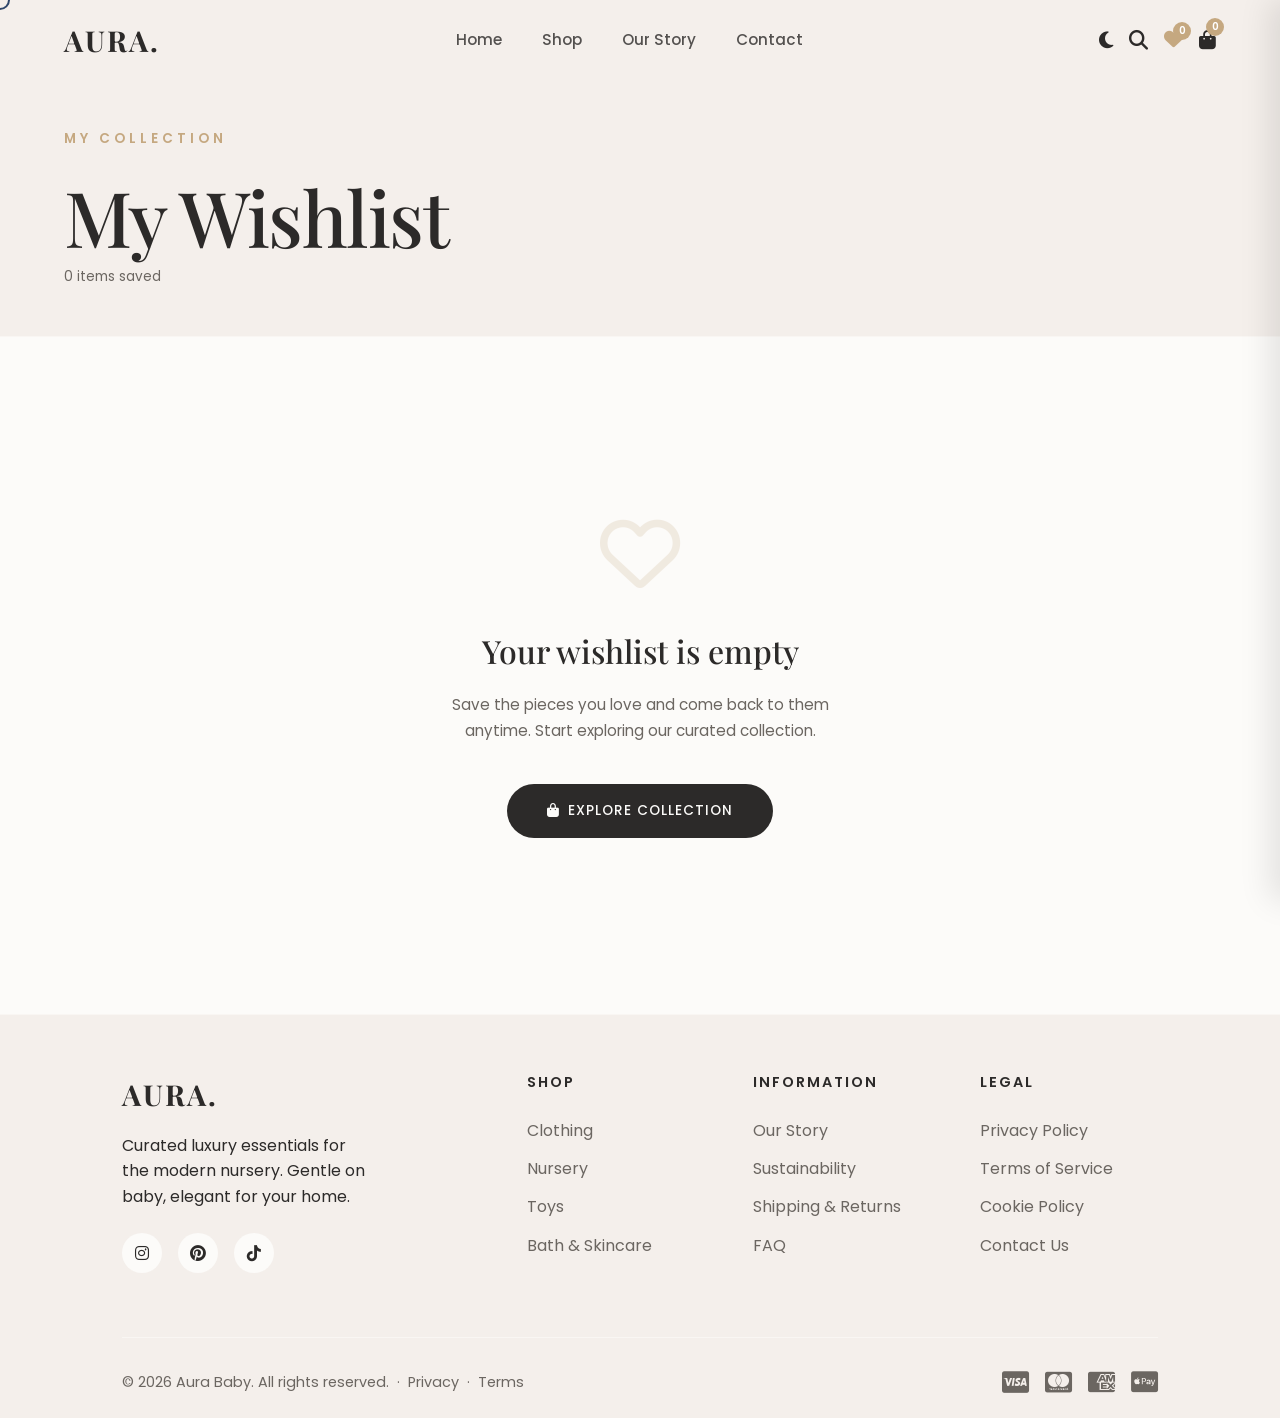
<file: wishlist.html>
<!DOCTYPE html>
<html lang="en">
<head>
    <meta charset="UTF-8">
    <meta name="viewport" content="width=device-width, initial-scale=1.0">
    <title>My Wishlist | Aura Luxury Baby Essentials</title>
    <link rel="preconnect" href="https://fonts.googleapis.com">
    <link rel="preconnect" href="https://fonts.gstatic.com" crossorigin>
    <link href="https://fonts.googleapis.com/css2?family=Playfair+Display:ital,wght@0,400;0,500;0,600;0,700;1,400&family=Poppins:wght@300;400;500;600&display=swap" rel="stylesheet">
    <link rel="stylesheet" href="https://cdnjs.cloudflare.com/ajax/libs/font-awesome/6.4.0/css/all.min.css">
    <link rel="stylesheet" href="css/style.css">
    <style>
        /* ── Page header ── */
        .wishlist-header {
            padding: 8rem 0 3rem;
            background: var(--bg-secondary);
            border-bottom: 1px solid var(--glass-border);
        }
        .wishlist-header-inner {
            display: flex;
            align-items: flex-end;
            justify-content: space-between;
            gap: 1rem;
            flex-wrap: wrap;
        }
        .wishlist-count-label {
            font-size: 0.85rem;
            color: var(--text-muted);
            margin-top: 0.5rem;
        }

        /* ── Wishlist item row (list view) ── */
        .wishlist-list {
            display: flex;
            flex-direction: column;
            gap: 1px;
        }
        .wishlist-item {
            display: grid;
            grid-template-columns: 100px 1fr auto auto;
            align-items: center;
            gap: 1.5rem;
            padding: 1.5rem 0;
            border-bottom: 1px solid var(--glass-border);
            transition: background 0.2s;
        }
        .wishlist-item:first-child { border-top: 1px solid var(--glass-border); }

        .wishlist-item-img {
            width: 100px;
            height: 100px;
            border-radius: var(--radius-md);
            overflow: hidden;
            flex-shrink: 0;
            background: var(--bg-secondary);
            cursor: pointer;
        }
        .wishlist-item-img img {
            width: 100%; height: 100%;
            object-fit: cover;
            display: block;
            transition: transform 0.4s ease;
        }
        .wishlist-item-img:hover img { transform: scale(1.06); }

        .wishlist-item-info { min-width: 0; }
        .wishlist-item-category {
            font-size: 0.72rem;
            font-weight: 600;
            text-transform: uppercase;
            letter-spacing: 0.12em;
            color: var(--accent-gold);
            margin-bottom: 0.3rem;
        }
        .wishlist-item-name {
            font-family: var(--font-heading);
            font-size: 1.1rem;
            font-weight: 500;
            margin-bottom: 0.4rem;
            cursor: pointer;
            transition: color 0.2s;
            white-space: nowrap;
            overflow: hidden;
            text-overflow: ellipsis;
        }
        .wishlist-item-name:hover { color: var(--accent-gold); }
        .wishlist-item-rating {
            color: var(--accent-gold);
            font-size: 0.75rem;
            letter-spacing: 1px;
            margin-bottom: 0.4rem;
        }
        .wishlist-item-stock {
            font-size: 0.75rem;
            font-weight: 600;
        }
        .wishlist-item-stock.in  { color: #2f855a; }
        .wishlist-item-stock.out { color: #c53030; }
        [data-theme="dark"] .wishlist-item-stock.in  { color: #68d391; }
        [data-theme="dark"] .wishlist-item-stock.out { color: #fc8181; }

        .wishlist-item-price {
            font-family: var(--font-heading);
            font-size: 1.3rem;
            font-weight: 500;
            white-space: nowrap;
            text-align: right;
        }

        .wishlist-item-actions {
            display: flex;
            flex-direction: column;
            gap: 0.6rem;
            align-items: flex-end;
        }
        .wishlist-item-actions .btn {
            white-space: nowrap;
            padding: 0.7rem 1.4rem;
            font-size: 0.78rem;
        }
        .wishlist-remove-btn {
            background: none;
            border: none;
            color: var(--text-muted);
            font-size: 0.78rem;
            font-family: var(--font-body);
            cursor: pointer;
            display: flex;
            align-items: center;
            gap: 0.35rem;
            padding: 0;
            transition: color 0.2s;
        }
        .wishlist-remove-btn:hover { color: #d9534f; }

        /* ── Empty state ── */
        .wishlist-empty {
            text-align: center;
            padding: 6rem 1rem;
        }
        .wishlist-empty-icon {
            font-size: 5rem;
            color: var(--accent-gold);
            opacity: 0.2;
            margin-bottom: 2rem;
            display: block;
        }
        .wishlist-empty h2 {
            font-family: var(--font-heading);
            font-size: clamp(1.5rem, 3vw, 2rem);
            margin-bottom: 1rem;
        }
        .wishlist-empty p {
            color: var(--text-muted);
            max-width: 400px;
            margin: 0 auto 2.5rem;
            font-size: 0.95rem;
            line-height: 1.7;
        }

        /* ── Summary bar ── */
        .wishlist-summary {
            background: var(--bg-secondary);
            border-radius: var(--radius-xl);
            padding: 2rem;
            margin-top: 2.5rem;
            display: flex;
            align-items: center;
            justify-content: space-between;
            gap: 1.5rem;
            flex-wrap: wrap;
        }
        .wishlist-summary-total {
            font-family: var(--font-heading);
            font-size: 1.5rem;
        }
        .wishlist-summary-total span {
            color: var(--text-muted);
            font-size: 0.85rem;
            font-family: var(--font-body);
            display: block;
            margin-bottom: 0.2rem;
        }
        .wishlist-summary-actions {
            display: flex;
            gap: 0.75rem;
            flex-wrap: wrap;
        }

        /* ── View toggle ── */
        .view-toggle {
            display: flex;
            gap: 0.4rem;
        }
        .view-btn {
            width: 36px; height: 36px;
            border-radius: var(--radius-md);
            border: 1px solid var(--glass-border);
            background: var(--glass-bg);
            color: var(--text-muted);
            display: flex; align-items: center; justify-content: center;
            cursor: pointer;
            transition: background 0.2s, color 0.2s, border-color 0.2s;
            font-size: 0.85rem;
        }
        .view-btn.active,
        .view-btn:hover {
            background: var(--text-main);
            color: var(--bg-main);
            border-color: var(--text-main);
        }

        /* ── Grid view ── */
        #wishlistGrid { display: none; }
        #wishlistGrid.active { display: grid; }
        #wishlistList.hidden { display: none; }

        /* ── You might also like ── */
        .suggestions-section {
            background: var(--bg-secondary);
            padding: 4rem 0;
            margin-top: 4rem;
        }

        /* ── Mobile ── */
        @media (max-width: 768px) {
            .wishlist-header { padding: 6rem 0 2rem; }
            .wishlist-item {
                grid-template-columns: 80px 1fr;
                grid-template-rows: auto auto;
                gap: 1rem;
            }
            .wishlist-item-img { width: 80px; height: 80px; }
            .wishlist-item-price { text-align: left; font-size: 1.1rem; }
            .wishlist-item-actions {
                grid-column: 1 / -1;
                flex-direction: row;
                align-items: center;
                justify-content: space-between;
            }
            .wishlist-summary { flex-direction: column; align-items: flex-start; }
            .wishlist-summary-actions { width: 100%; }
            .wishlist-summary-actions .btn { flex: 1; }
        }
    </style>
</head>
<body>

    <div class="custom-cursor" id="cursor"></div>
    <div class="scroll-progress" id="scrollProgress"></div>

    <!-- Navbar -->
    <nav class="navbar" id="navbar">
        <div class="container nav-container">
            <a href="index.html" class="logo">AURA.</a>
            <ul class="nav-links">
                <li><a href="index.html" class="nav-link">Home</a></li>
                <li><a href="shop.html" class="nav-link">Shop</a></li>
                <li><a href="about.html" class="nav-link">Our Story</a></li>
                <li><a href="contact.html" class="nav-link">Contact</a></li>
            </ul>
            <div class="nav-actions">
                <button id="themeToggle" aria-label="Toggle Dark Mode"><i class="fa-solid fa-moon"></i></button>
                <button id="searchBtn" aria-label="Search"><i class="fa-solid fa-magnifying-glass"></i></button>
                <a href="wishlist.html" aria-label="Wishlist" style="position:relative; display:flex; align-items:center;">
                    <i class="fa-solid fa-heart" style="font-size:1.2rem; color:var(--accent-gold);"></i>
                    <span class="badge" id="wishlistCount">0</span>
                </a>
                <button id="cartBtn" aria-label="Cart"><i class="fa-solid fa-bag-shopping"></i><span class="badge" id="cartCount">0</span></button>
            </div>
        </div>
    </nav>

    <main>

        <!-- Page Header -->
        <div class="wishlist-header">
            <div class="container">
                <div class="wishlist-header-inner">
                    <div>
                        <span class="hero-subtitle">My Collection</span>
                        <h1 class="title-lg" style="margin:0;">My Wishlist</h1>
                        <p class="wishlist-count-label" id="wishlistCountLabel">0 items saved</p>
                    </div>
                    <div style="display:flex; align-items:center; gap:1rem; flex-wrap:wrap;">
                        <!-- View toggle -->
                        <div class="view-toggle" id="viewToggle">
                            <button class="view-btn active" id="listViewBtn" onclick="setView('list')" aria-label="List view">
                                <i class="fa-solid fa-list"></i>
                            </button>
                            <button class="view-btn" id="gridViewBtn" onclick="setView('grid')" aria-label="Grid view">
                                <i class="fa-solid fa-grid-2"></i>
                            </button>
                        </div>
                        <button class="btn btn-outline" id="clearAllBtn" onclick="clearWishlist()" style="font-size:0.8rem; padding:0.6rem 1.2rem;">
                            <i class="fa-solid fa-trash" style="margin-right:0.4rem;"></i> Clear All
                        </button>
                    </div>
                </div>
            </div>
        </div>

        <!-- Wishlist Content -->
        <section class="section-padding container">

            <!-- Empty state (shown when wishlist is empty) -->
            <div class="wishlist-empty reveal" id="wishlistEmpty" style="display:none;">
                <i class="fa-regular fa-heart wishlist-empty-icon"></i>
                <h2>Your wishlist is empty</h2>
                <p>Save the pieces you love and come back to them anytime. Start exploring our curated collection.</p>
                <a href="shop.html" class="btn btn-primary" onclick="createRipple(event)">
                    <i class="fa-solid fa-bag-shopping" style="margin-right:0.5rem;"></i> Explore Collection
                </a>
            </div>

            <!-- List view -->
            <div id="wishlistList"></div>

            <!-- Grid view -->
            <div class="grid" id="wishlistGrid"></div>

            <!-- Summary bar -->
            <div class="wishlist-summary reveal" id="wishlistSummary" style="display:none;">
                <div class="wishlist-summary-total">
                    <span>Total value</span>
                    <span id="wishlistTotal">$0.00</span>
                </div>
                <div class="wishlist-summary-actions">
                    <button class="btn btn-outline" onclick="addAllToCart()" id="addAllBtn">
                        <i class="fa-solid fa-bag-shopping" style="margin-right:0.5rem;"></i> Add All to Cart
                    </button>
                    <a href="shop.html" class="btn btn-primary" onclick="createRipple(event)">
                        Continue Shopping
                    </a>
                </div>
            </div>

        </section>

        <!-- You Might Also Like -->
        <div class="suggestions-section" id="suggestionsSection" style="display:none;">
            <div class="container">
                <div style="display:flex; justify-content:space-between; align-items:flex-end; margin-bottom:2.5rem;" class="reveal">
                    <h2 class="title-md" style="margin:0;">You Might Also Like</h2>
                    <a href="shop.html" class="btn btn-outline" style="font-size:0.8rem; padding:0.6rem 1.4rem;">View All</a>
                </div>
                <div class="grid reveal" id="suggestionsGrid"></div>
            </div>
        </div>

    </main>

    <!-- Footer -->
    <footer>
        <div class="container">
            <div class="footer-grid">
                <div class="footer-col">
                    <a href="index.html" class="logo" style="margin-bottom: 1rem; display: block;">AURA.</a>
                    <p class="text-muted" style="max-width: 250px;">Curated luxury essentials for the modern nursery. Gentle on baby, elegant for your home.</p>
                    <div class="social-icons">
                        <a href="#"><i class="fa-brands fa-instagram"></i></a>
                        <a href="#"><i class="fa-brands fa-pinterest"></i></a>
                        <a href="#"><i class="fa-brands fa-tiktok"></i></a>
                    </div>
                </div>
                <div class="footer-col">
                    <h4>Shop</h4>
                    <ul class="footer-links">
                        <li><a href="shop.html?cat=Clothing">Clothing</a></li>
                        <li><a href="shop.html?cat=Nursery">Nursery</a></li>
                        <li><a href="shop.html?cat=Toys">Toys</a></li>
                        <li><a href="shop.html?cat=Bath">Bath &amp; Skincare</a></li>
                    </ul>
                </div>
                <div class="footer-col">
                    <h4>Information</h4>
                    <ul class="footer-links">
                        <li><a href="about.html">Our Story</a></li>
                        <li><a href="policy.html#sustainability">Sustainability</a></li>
                        <li><a href="policy.html#shipping">Shipping &amp; Returns</a></li>
                        <li><a href="faq.html">FAQ</a></li>
                    </ul>
                </div>
                <div class="footer-col">
                    <h4>Legal</h4>
                    <ul class="footer-links">
                        <li><a href="policy.html#privacy">Privacy Policy</a></li>
                        <li><a href="policy.html#terms">Terms of Service</a></li>
                        <li><a href="policy.html#cookies">Cookie Policy</a></li>
                        <li><a href="contact.html">Contact Us</a></li>
                    </ul>
                </div>
            </div>
            <div class="footer-bottom">
                <p>&copy; 2026 Aura Baby. All rights reserved. &nbsp;·&nbsp; <a href="policy.html#privacy" style="color:var(--text-muted);">Privacy</a> &nbsp;·&nbsp; <a href="policy.html#terms" style="color:var(--text-muted);">Terms</a></p>
                <div class="payment-icons" style="display: flex; gap: 1rem; font-size: 1.5rem;">
                    <i class="fa-brands fa-cc-visa"></i>
                    <i class="fa-brands fa-cc-mastercard"></i>
                    <i class="fa-brands fa-cc-amex"></i>
                    <i class="fa-brands fa-cc-apple-pay"></i>
                </div>
            </div>
        </div>
    </footer>

    <!-- Overlays & Modals -->
    <div class="overlay" id="overlay"></div>
    <div class="sidebar" id="cartSidebar">
        <div class="sidebar-header"><h3>Your Cart</h3><i class="fa-solid fa-xmark close-btn" id="closeCart"></i></div>
        <div class="sidebar-content" id="cartItems"></div>
        <div class="sidebar-footer">
            <div class="cart-total"><span>Subtotal</span><span id="cartTotalValue">$0.00</span></div>
            <button class="btn btn-primary" style="width: 100%;" id="checkoutBtn">Proceed to Checkout</button>
        </div>
    </div>
    <div class="modal" id="searchModal">
        <i class="fa-solid fa-xmark close-btn modal-close" id="closeSearch"></i>
        <div class="search-input-wrap"><input type="text" id="searchInput" placeholder="Search for luxury baby items..."><i class="fa-solid fa-magnifying-glass"></i></div>
        <div id="searchResults" class="grid"></div>
    </div>
    <div class="modal" id="quickViewModal">
        <i class="fa-solid fa-xmark close-btn modal-close" id="closeQuickView"></i>
        <div class="qv-grid" id="quickViewContent"></div>
    </div>
    <div class="toast-container" id="toastContainer"></div>

    <!-- Bottom Nav -->
    <nav class="bottom-nav" id="bottomNav">
        <a href="index.html" class="bottom-nav-item"><i class="fa-solid fa-house"></i><span>Home</span></a>
        <a href="shop.html" class="bottom-nav-item"><i class="fa-solid fa-bag-shopping"></i><span>Shop</span></a>
        <button class="bottom-nav-item" id="bnavSearchBtn"><i class="fa-solid fa-magnifying-glass"></i><span>Search</span></button>
        <a href="wishlist.html" class="bottom-nav-item active"><i class="fa-solid fa-heart" style="color:var(--accent-gold);"></i><span>Wishlist</span><span class="bnav-badge" id="bnavWishlistCount">0</span></a>
        <button class="bottom-nav-item" id="bnavCartBtn"><i class="fa-solid fa-cart-shopping"></i><span>Cart</span><span class="bnav-badge" id="bnavCartCount">0</span></button>
    </nav>

    <script src="js/main.js"></script>
    <script>
        /* ── Wishlist page logic ── */

        let currentView = 'list';

        const starsHtml = (rating) =>
            '<i class="fa-solid fa-star"></i>'.repeat(Math.floor(rating)) +
            (rating % 1 !== 0 ? '<i class="fa-solid fa-star-half-stroke"></i>' : '');

        const renderWishlistItem = (product) => `
            <div class="wishlist-item reveal" data-id="${product.id}">
                <div class="wishlist-item-img" onclick="window.location.href='product.html?id=${product.id}'">
                    <img src="${product.image}" alt="${product.name}"
                         onerror="this.onerror=null; this.src='https://cdn.pixabay.com/photo/2024/02/11/06/20/baby-8565993_1280.jpg';">
                </div>
                <div class="wishlist-item-info">
                    <p class="wishlist-item-category">${product.category}</p>
                    <h3 class="wishlist-item-name" onclick="window.location.href='product.html?id=${product.id}'">${product.name}</h3>
                    <div class="wishlist-item-rating">${starsHtml(product.rating)} <span style="color:var(--text-muted); font-size:0.75rem; margin-left:0.3rem;">${product.rating}</span></div>
                    <p class="wishlist-item-stock ${product.inStock ? 'in' : 'out'}">
                        <i class="fa-solid fa-circle" style="font-size:0.5rem; vertical-align:middle;"></i>
                        ${product.inStock ? 'In Stock' : 'Out of Stock'}
                    </p>
                </div>
                <div class="wishlist-item-price">$${product.price.toFixed(2)}</div>
                <div class="wishlist-item-actions">
                    <button class="btn btn-primary" onclick="addToCart(${product.id})" ${!product.inStock ? 'disabled' : ''}>
                        <i class="fa-solid fa-bag-shopping" style="margin-right:0.4rem;"></i>
                        ${product.inStock ? 'Add to Cart' : 'Out of Stock'}
                    </button>
                    <button class="wishlist-remove-btn" onclick="removeFromWishlist(${product.id})">
                        <i class="fa-solid fa-xmark"></i> Remove
                    </button>
                </div>
            </div>
        `;

        const renderWishlistPage = () => {
            const wishlistItems = state.wishlist
                .map(id => products.find(p => p.id === id))
                .filter(Boolean);

            const listEl    = document.getElementById('wishlistList');
            const gridEl    = document.getElementById('wishlistGrid');
            const emptyEl   = document.getElementById('wishlistEmpty');
            const summaryEl = document.getElementById('wishlistSummary');
            const suggestEl = document.getElementById('suggestionsSection');
            const countLbl  = document.getElementById('wishlistCountLabel');
            const totalEl   = document.getElementById('wishlistTotal');

            // Count label
            countLbl.textContent = `${wishlistItems.length} item${wishlistItems.length !== 1 ? 's' : ''} saved`;

            if (wishlistItems.length === 0) {
                emptyEl.style.display   = 'block';
                listEl.style.display    = 'none';
                gridEl.classList.remove('active');
                summaryEl.style.display = 'none';
                suggestEl.style.display = 'none';
                document.getElementById('clearAllBtn').style.display = 'none';
                document.getElementById('viewToggle').style.display  = 'none';
                renderSuggestions([]);
                return;
            }

            emptyEl.style.display   = 'none';
            summaryEl.style.display = 'flex';
            suggestEl.style.display = 'block';
            document.getElementById('clearAllBtn').style.display = '';
            document.getElementById('viewToggle').style.display  = '';

            // List view
            listEl.innerHTML = wishlistItems.map(renderWishlistItem).join('');

            // Grid view — reuse existing product card
            gridEl.innerHTML = wishlistItems.map(p => generateProductCard(p)).join('');

            // Total
            const total = wishlistItems.reduce((sum, p) => sum + p.price, 0);
            totalEl.textContent = `$${total.toFixed(2)}`;

            // Apply current view
            applyView();

            // Suggestions — products NOT in wishlist, same categories
            const categories = [...new Set(wishlistItems.map(p => p.category))];
            const suggestions = products
                .filter(p => !state.wishlist.includes(p.id) && categories.includes(p.category))
                .slice(0, 4);
            renderSuggestions(suggestions);

            initObservers();
        };

        const renderSuggestions = (items) => {
            const grid = document.getElementById('suggestionsGrid');
            if (!grid) return;
            if (items.length === 0) {
                document.getElementById('suggestionsSection').style.display = 'none';
                return;
            }
            document.getElementById('suggestionsSection').style.display = 'block';
            grid.innerHTML = items.map(p => generateProductCard(p)).join('');
        };

        const applyView = () => {
            const listEl = document.getElementById('wishlistList');
            const gridEl = document.getElementById('wishlistGrid');
            if (currentView === 'list') {
                listEl.classList.remove('hidden');
                gridEl.classList.remove('active');
            } else {
                listEl.classList.add('hidden');
                gridEl.classList.add('active');
            }
        };

        window.setView = (view) => {
            currentView = view;
            document.getElementById('listViewBtn').classList.toggle('active', view === 'list');
            document.getElementById('gridViewBtn').classList.toggle('active', view === 'grid');
            applyView();
        };

        window.removeFromWishlist = (id) => {
            const idx = state.wishlist.indexOf(id);
            if (idx > -1) state.wishlist.splice(idx, 1);
            saveState();
            renderWishlistPage();
            showToast('Removed from wishlist', 'fa-info-circle');
        };

        window.clearWishlist = () => {
            if (state.wishlist.length === 0) return;
            state.wishlist = [];
            saveState();
            renderWishlistPage();
            showToast('Wishlist cleared', 'fa-trash');
        };

        window.addAllToCart = () => {
            const inStock = state.wishlist
                .map(id => products.find(p => p.id === id))
                .filter(p => p && p.inStock);

            if (inStock.length === 0) {
                showToast('No in-stock items to add', 'fa-circle-exclamation');
                return;
            }

            inStock.forEach(product => {
                const existing = state.cart.find(item => item.id === product.id);
                if (existing) existing.quantity += 1;
                else state.cart.push({ ...product, quantity: 1 });
            });

            saveState();
            renderCart();
            document.getElementById('cartSidebar').classList.add('active');
            document.getElementById('overlay').classList.add('active');
            showToast(`${inStock.length} item${inStock.length !== 1 ? 's' : ''} added to cart`, 'fa-bag-shopping');
        };

        // Re-render after toggleWishlist is called (e.g. from product cards in suggestions)
        const _origToggleWishlist = toggleWishlist;
        window.toggleWishlist = (id) => {
            _origToggleWishlist(id);
            renderWishlistPage();
        };

        document.addEventListener('DOMContentLoaded', renderWishlistPage);
    </script>
</body>
</html>
</file>
<file: css/style.css>
/* ==========================================================================
   CSS VARIABLES & THEMING
   ========================================================================== */
:root {
    /* Colors - Light Theme (Luxury Baby Brand) */
    --bg-main: #FCFBF9; /* Warm white */
    --bg-secondary: #F4EFEB; /* Cream */
    --text-main: #2C2A29;
    --text-muted: #6B6661;
    --accent-gold: #C5A880; /* Champagne Gold */
    --accent-blue: #DCE5E8; /* Powder blue */
    --accent-pink: #F3E6E8; /* Blush pink */
    
    /* UI Elements */
    --glass-bg: rgba(255, 255, 255, 0.7);
    --glass-border: rgba(255, 255, 255, 0.4);
    --glass-shadow: 0 8px 32px 0 rgba(197, 168, 128, 0.1);
    
    /* Typography */
    --font-heading: 'Playfair Display', serif;
    --font-body: 'Poppins', sans-serif;
    
    /* Spacing & Layout */
    --radius-md: 16px;
    --radius-lg: 24px;
    --radius-xl: 32px;
    --radius-pill: 100px;
    --nav-height: 80px;
    --transition: all 0.4s cubic-bezier(0.16, 1, 0.3, 1);
}

[data-theme="dark"] {
    --bg-main: #1A1918;
    --bg-secondary: #242220;
    --text-main: #F4EFEB;
    --text-muted: #A39E99;
    --accent-gold: #D4B992;
    --accent-blue: #2A363A;
    --accent-pink: #3D2D30;
    
    --glass-bg: rgba(36, 34, 32, 0.7);
    --glass-border: rgba(255, 255, 255, 0.05);
    --glass-shadow: 0 8px 32px 0 rgba(0, 0, 0, 0.4);
}

/* ==========================================================================
   RESET & BASE
   ========================================================================== */
* { margin: 0; padding: 0; box-sizing: border-box; }

body {
    font-family: var(--font-body);
    background-color: var(--bg-main);
    color: var(--text-main);
    line-height: 1.6;
    overflow-x: hidden;
    transition: background-color 0.5s ease, color 0.5s ease;
    cursor: none; /* Hide default cursor for custom cursor */
}

h1, h2, h3, h4, h5, h6 { font-family: var(--font-heading); font-weight: 500; }
a { text-decoration: none; color: inherit; cursor: none; }
ul { list-style: none; }
button { font-family: var(--font-body); border: none; background: none; cursor: none; }
img { max-width: 100%; height: auto; display: block; }

/* Container */
.container {
    width: 100%;
    max-width: 1400px;
    margin: 0 auto;
    padding: 0 5%;
}

/* ==========================================================================
   CUSTOM CURSOR & SCROLL PROGRESS
   ========================================================================== */
.custom-cursor {
    position: fixed;
    top: 0; left: 0;
    width: 20px; height: 20px;
    border: 2px solid var(--accent-gold);
    border-radius: 50%;
    transform: translate(-50%, -50%);
    pointer-events: none;
    z-index: 9999;
    transition: width 0.3s, height 0.3s, background 0.3s;
    mix-blend-mode: difference;
}
.custom-cursor.hover {
    width: 50px; height: 50px;
    background: rgba(197, 168, 128, 0.2);
    border-color: transparent;
}

.scroll-progress {
    position: fixed;
    top: 0; left: 0;
    width: 0%; height: 3px;
    background: var(--accent-gold);
    z-index: 10000;
    transition: width 0.1s ease;
}

/* ==========================================================================
   TYPOGRAPHY & UTILITIES
   ========================================================================== */
.title-lg { font-size: clamp(3rem, 6vw, 5.5rem); line-height: 1.1; letter-spacing: -0.02em; }
.title-md { font-size: clamp(2rem, 4vw, 3.5rem); margin-bottom: 1rem; }
.title-sm { font-size: clamp(1.2rem, 2vw, 1.8rem); margin-bottom: 0.5rem; }
.text-lead { font-size: clamp(1rem, 1.5vw, 1.2rem); color: var(--text-muted); }
.text-center { text-align: center; }

.section-padding { padding: 5rem 0; }

/* Reveal Animations */
.reveal { opacity: 0; transform: translateY(40px); transition: 1s cubic-bezier(0.16, 1, 0.3, 1); }
.reveal.active { opacity: 1; transform: translateY(0); }

/* ==========================================================================
   BUTTONS & CHIPS
   ========================================================================== */
.btn {
    display: inline-flex;
    align-items: center;
    justify-content: center;
    padding: 1rem 2.5rem;
    border-radius: var(--radius-pill);
    font-weight: 500;
    letter-spacing: 1px;
    text-transform: uppercase;
    font-size: 0.85rem;
    transition: var(--transition);
    position: relative;
    overflow: hidden;
    z-index: 1;
}
.btn-primary {
    background: var(--text-main);
    color: var(--bg-main);
}
.btn-primary:hover { transform: translateY(-3px); box-shadow: 0 10px 20px rgba(0,0,0,0.1); }

.btn-outline {
    background: transparent;
    border: 1px solid var(--text-main);
    color: var(--text-main);
}
.btn-outline:hover { background: var(--text-main); color: var(--bg-main); }

.btn-icon {
    width: 45px; height: 45px;
    border-radius: 50%;
    display: flex; align-items: center; justify-content: center;
    background: var(--glass-bg);
    border: 1px solid var(--glass-border);
    backdrop-filter: blur(10px);
    transition: var(--transition);
    color: var(--text-main);
}
.btn-icon:hover { background: var(--accent-gold); color: white; transform: scale(1.05); }

/* Ripple Effect */
.ripple {
    position: absolute; border-radius: 50%; background: rgba(255,255,255,0.4);
    transform: scale(0); animation: ripple-anim 0.6s linear; pointer-events: none;
}
@keyframes ripple-anim { to { transform: scale(4); opacity: 0; } }

/* ==========================================================================
   NAVIGATION
   ========================================================================== */
.navbar {
    position: fixed;
    top: 0; left: 0; width: 100%;
    height: var(--nav-height);
    display: flex; align-items: center;
    z-index: 1000;
    transition: var(--transition);
}
.navbar.scrolled {
    background: var(--glass-bg);
    backdrop-filter: blur(20px);
    border-bottom: 1px solid var(--glass-border);
    box-shadow: var(--glass-shadow);
}
.nav-container {
    display: flex; justify-content: space-between; align-items: center; width: 100%;
}
.nav-links { display: flex; gap: 2.5rem; }
.nav-links a {
    font-size: 0.95rem; font-weight: 500; color: var(--text-main);
    position: relative; opacity: 0.8; transition: var(--transition);
}
.nav-links a:hover, .nav-links a.active { opacity: 1; }
.nav-links a::after {
    content: ''; position: absolute; bottom: -5px; left: 0; width: 0; height: 1px;
    background: var(--accent-gold); transition: var(--transition);
}
.nav-links a:hover::after, .nav-links a.active::after { width: 100%; }

.logo { font-family: var(--font-heading); font-size: 1.8rem; font-weight: 700; letter-spacing: 2px; }

.nav-actions { display: flex; gap: 1rem; align-items: center; }
.nav-actions button { font-size: 1.2rem; color: var(--text-main); position: relative; }
.badge {
    position: absolute; top: -8px; right: -8px;
    background: var(--accent-gold); color: white;
    font-size: 0.65rem; width: 18px; height: 18px;
    display: flex; align-items: center; justify-content: center;
    border-radius: 50%; font-weight: 600;
}

/* ==========================================================================
   HERO SECTION
   ========================================================================== */
.hero {
    height: 100vh;
    display: flex; align-items: center;
    position: relative; overflow: hidden;
    background: var(--bg-secondary); /* solid fallback if image fails */
}

/* Absolutely-positioned img acts as the background — supports onerror fallback */
.hero-bg-img {
    position: absolute;
    inset: 0;
    width: 100%; height: 100%;
    object-fit: cover;
    object-position: center;
    z-index: 0;
    pointer-events: none;
    user-select: none;
}


/* Theme-aware overlay — light: warm white fade, dark: deep dark fade */
.hero-overlay {
    position: absolute;
    top: 0; left: 0;
    width: 100%; height: 100%;
    z-index: 0;
    /* Light mode: warm white bleeds in from left, fades to transparent */
    background: linear-gradient(
        to right,
        rgba(252, 251, 249, 0.92) 0%,
        rgba(252, 251, 249, 0.75) 35%,
        rgba(252, 251, 249, 0.15) 65%,
        rgba(252, 251, 249, 0.0) 100%
    );
    transition: background 0.5s ease;
}

/* Dark mode: deep charcoal fade — keeps image visible but readable */
[data-theme="dark"] .hero-overlay {
    background: linear-gradient(
        to right,
        rgba(26, 25, 24, 0.96) 0%,
        rgba(26, 25, 24, 0.82) 35%,
        rgba(26, 25, 24, 0.35) 65%,
        rgba(26, 25, 24, 0.0) 100%
    );
}

/* On mobile the gradient goes top-to-bottom since content is centered */
@media (max-width: 768px) {
    .hero-overlay {
        background: linear-gradient(
            to bottom,
            rgba(252, 251, 249, 0.0) 0%,
            rgba(252, 251, 249, 0.88) 40%,
            rgba(252, 251, 249, 0.97) 100%
        );
    }
    [data-theme="dark"] .hero-overlay {
        background: linear-gradient(
            to bottom,
            rgba(26, 25, 24, 0.0) 0%,
            rgba(26, 25, 24, 0.88) 40%,
            rgba(26, 25, 24, 0.97) 100%
        );
    }

 
}

.hero-content {
    position: relative; z-index: 1; max-width: 800px;
}
.hero-subtitle {
    text-transform: uppercase; letter-spacing: 4px; font-size: 0.85rem;
    color: var(--accent-gold); margin-bottom: 1.5rem; display: block; font-weight: 600;
}
.hero-content .btn-primary { margin-top: 2rem; }

.scroll-indicator {
    position: absolute; bottom: 40px; left: 50%; transform: translateX(-50%);
    display: flex; flex-direction: column; align-items: center; gap: 10px; z-index: 1;
    opacity: 0.6; animation: bounce 2s infinite;
}
.scroll-indicator span { font-size: 0.8rem; text-transform: uppercase; letter-spacing: 2px; }
.scroll-indicator i { font-size: 1.2rem; }
@keyframes bounce { 0%, 20%, 50%, 80%, 100% { transform: translateY(0) translateX(-50%); } 40% { transform: translateY(-10px) translateX(-50%); } 60% { transform: translateY(-5px) translateX(-50%); } }

/* ==========================================================================
   PRODUCT CARDS (GLASSMORPHISM & TILT)
   ========================================================================== */
.grid {
    display: grid; grid-template-columns: repeat(auto-fill, minmax(280px, 1fr)); gap: 2.5rem;
}

.product-card {
    background: var(--glass-bg);
    border: 1px solid var(--glass-border);
    border-radius: var(--radius-lg);
    padding: 1.5rem;
    backdrop-filter: blur(10px);
    transition: transform 0.3s ease, box-shadow 0.3s ease;
    position: relative;
    display: flex; flex-direction: column;
    transform-style: preserve-3d;
}
.product-card:hover {
    box-shadow: var(--glass-shadow);
    z-index: 2;
}
.product-image-wrap {
    height: 250px; border-radius: var(--radius-md);
    background: var(--bg-secondary);
    position: relative; overflow: hidden; margin-bottom: 1rem;
    flex-shrink: 0;
}
.product-image-wrap img { transition: var(--transition); }
.product-card:hover .product-image-wrap img { transform: scale(1.05); }

/* Actions row sits BELOW the image, always in the card flow */
.product-actions {
    display: flex;
    justify-content: flex-start;
    gap: 0.5rem;
    margin-bottom: 0.75rem;
    opacity: 0;
    transform: translateY(6px);
    transition: opacity 0.3s ease, transform 0.3s ease;
}
.product-card:hover .product-actions {
    opacity: 1;
    transform: translateY(0);
}

.product-badges {
    position: absolute; top: 15px; left: 15px;
    display: flex; gap: 0.5rem;
    z-index: 10;
}
.badge-tag {
    background: var(--text-main); color: var(--bg-main);
    padding: 4px 10px; border-radius: var(--radius-pill); font-size: 0.7rem; font-weight: 600; text-transform: uppercase;
}
.badge-tag.gold { background: var(--accent-gold); color: white; }

.product-info { flex-grow: 1; display: flex; flex-direction: column; }
.product-category { font-size: 0.8rem; color: var(--text-muted); text-transform: uppercase; letter-spacing: 1px; margin-bottom: 0.3rem; }
.product-title { font-family: var(--font-heading); font-size: 1.2rem; margin-bottom: 0.5rem; cursor: pointer; }
.product-price-rating { display: flex; justify-content: space-between; align-items: center; margin-top: auto; }
.product-price { font-weight: 600; font-size: 1.1rem; }
.product-rating { color: var(--accent-gold); font-size: 0.8rem; }

/* Skeleton Loader */
.skeleton { animation: pulse 1.5s infinite ease-in-out; background: var(--glass-border); border-radius: var(--radius-md); }
@keyframes pulse { 0% { opacity: 0.5; } 50% { opacity: 0.8; } 100% { opacity: 0.5; } }

/* ==========================================================================
   CATEGORIES SECTION
   ========================================================================== */
.category-grid {
    display: grid; grid-template-columns: repeat(auto-fit, minmax(250px, 1fr)); gap: 1.5rem;
}
.category-card {
    height: 300px; border-radius: var(--radius-xl); position: relative; overflow: hidden;
    display: flex; align-items: flex-end; padding: 2rem;
    background-size: cover; background-position: center;
    cursor: pointer;
    transition: var(--transition);
}
.category-card:hover { transform: translateY(-5px); }
.category-card::before {
    content: ''; position: absolute; top: 0; left: 0; width: 100%; height: 100%;
    background: linear-gradient(to top, rgba(0,0,0,0.4) 0%, transparent 100%);
    transition: var(--transition);
}
.category-card:hover::before { background: linear-gradient(to top, rgba(0,0,0,0.6) 0%, rgba(0,0,0,0.1) 100%); }
.category-content { position: relative; z-index: 1; color: white; width: 100%; transform: translateY(10px); transition: var(--transition); }
.category-card:hover .category-content { transform: translateY(0); }
.category-content h3 { font-size: 1.8rem; margin-bottom: 0.5rem; }
.category-content p { font-size: 0.9rem; opacity: 0.8; transition: var(--transition); }
.category-card:hover .category-content p { opacity: 1; }

/* ==========================================================================
   ABOUT & TESTIMONIALS (EDITORIAL)
   ========================================================================== */
.editorial-split {
    display: flex; gap: 4rem; align-items: center;
}
.editorial-section {
    background: var(--bg-secondary);
    border-radius: var(--radius-xl);
    padding: 5rem 5% !important; /* desktop: generous padding */
}
.editorial-img {
    flex: 1; height: 600px; border-radius: var(--radius-xl);
    position: relative; overflow: hidden;
    box-shadow: var(--glass-shadow);
    background-color: var(--bg-secondary); /* fallback color only — does not override background-image */
}
.editorial-text { flex: 1; }

.testimonial-slider {
    position: relative;
    padding: 1.5rem 0 0;
    user-select: none;
    cursor: grab;
}
.testimonial-slider:active { cursor: grabbing; }

/* Clipped viewport — only one slide visible at a time */
.testimonial-viewport {
    overflow: hidden;
    width: 100%;
}

/* Track slides horizontally like Swiper */
.testimonial-track {
    display: flex;
    transition: transform 0.55s cubic-bezier(0.25, 0.46, 0.45, 0.94);
    will-change: transform;
}

/* Each slide is exactly full-width — no opacity tricks */
.testimonial-slide {
    min-width: 100%;
    width: 100%;
    text-align: center;
    padding: 0 2rem;
    box-sizing: border-box;
}

.quote-icon { font-size: 3rem; color: var(--accent-gold); opacity: 0.3; margin-bottom: 1.5rem; display: block; }
.testimonial-text { font-family: var(--font-heading); font-size: clamp(1.3rem, 2.5vw, 1.8rem); font-style: italic; margin-bottom: 2rem; line-height: 1.5; color: var(--text-main); }
.testimonial-author { font-weight: 600; text-transform: uppercase; letter-spacing: 2px; font-size: 0.9rem; color: var(--text-muted); }

.slider-controls { display: flex; justify-content: center; align-items: center; gap: 0.6rem; margin-top: 2.5rem; }
.dot {
    width: 8px; height: 8px;
    border-radius: 50%;
    background: var(--glass-border);
    border: 1.5px solid var(--text-muted);
    cursor: pointer;
    transition: background 0.3s ease, width 0.3s ease, border-color 0.3s ease;
    flex-shrink: 0;
}
.dot.active {
    background: var(--accent-gold);
    border-color: var(--accent-gold);
    width: 22px;
    border-radius: var(--radius-pill);
}

/* ==========================================================================
   NEWSLETTER & FAQ
   ========================================================================== */
.newsletter-section {
    background: var(--bg-secondary); border-radius: var(--radius-xl);
    padding: 3.5rem 2rem; text-align: center; margin: 3rem 0;
}
.newsletter-form {
    display: flex; max-width: 500px; margin: 2rem auto 0;
    background: var(--bg-main); border-radius: var(--radius-pill); padding: 5px;
    box-shadow: var(--glass-shadow);
}
.newsletter-form input {
    flex: 1; border: none; background: transparent; padding: 0 1.5rem;
    font-family: var(--font-body); font-size: 1rem; color: var(--text-main); outline: none;
}

.faq-item {
    border-bottom: 1px solid var(--glass-border);
    cursor: pointer;
}
.faq-item:first-child { border-top: 1px solid var(--glass-border); }

.faq-question {
    display: flex;
    justify-content: space-between;
    align-items: center;
    font-weight: 500;
    font-size: 1.05rem;
    padding: 1.4rem 0;
    gap: 1rem;
    user-select: none;
}
.faq-question-text { flex: 1; }

.faq-icon-wrap {
    width: 28px;
    height: 28px;
    border-radius: 50%;
    border: 1.5px solid var(--glass-border);
    display: flex;
    align-items: center;
    justify-content: center;
    flex-shrink: 0;
    transition: background 0.3s ease, border-color 0.3s ease;
}
.faq-item.active .faq-icon-wrap {
    background: var(--accent-gold);
    border-color: var(--accent-gold);
}
.faq-icon {
    font-size: 0.65rem;
    color: var(--text-muted);
    transition: transform 0.35s cubic-bezier(0.16, 1, 0.3, 1), color 0.3s ease;
}
.faq-item.active .faq-icon {
    transform: rotate(45deg);
    color: white;
}

/* Answer uses a grid trick for smooth height animation — no fixed max-height needed */
.faq-answer-wrap {
    display: grid;
    grid-template-rows: 0fr;
    transition: grid-template-rows 0.4s cubic-bezier(0.16, 1, 0.3, 1);
}
.faq-item.active .faq-answer-wrap {
    grid-template-rows: 1fr;
}
.faq-answer {
    overflow: hidden;
    color: var(--text-muted);
    font-size: 0.95rem;
    line-height: 1.8;
    /* Padding animates via the inner div so it doesn't clip */
    padding-bottom: 0;
    transition: padding-bottom 0.4s cubic-bezier(0.16, 1, 0.3, 1);
}
.faq-item.active .faq-answer {
    padding-bottom: 1.4rem;
}

/* ==========================================================================
   FOOTER
   ========================================================================== */
footer {
    background: var(--bg-secondary); padding: 3.5rem 5% 1.5rem;
    border-top: 1px solid var(--glass-border);
}
.footer-grid { display: grid; grid-template-columns: 2fr 1fr 1fr 1fr; gap: 3rem; margin-bottom: 4rem; }
.footer-col h4 { font-family: var(--font-body); font-weight: 600; text-transform: uppercase; letter-spacing: 2px; margin-bottom: 1.5rem; font-size: 0.9rem; }
.footer-links li { margin-bottom: 0.8rem; color: var(--text-muted); transition: var(--transition); cursor: pointer; }
.footer-links li:hover { color: var(--text-main); transform: translateX(5px); }
.social-icons { display: flex; gap: 1rem; margin-top: 1.5rem; }
.social-icons a { display: flex; align-items: center; justify-content: center; width: 40px; height: 40px; border-radius: 50%; background: var(--bg-main); transition: var(--transition); }
.social-icons a:hover { background: var(--accent-gold); color: white; transform: translateY(-3px); }
.footer-bottom { display: flex; justify-content: space-between; align-items: center; padding-top: 2rem; border-top: 1px solid var(--glass-border); color: var(--text-muted); font-size: 0.9rem; }

/* ==========================================================================
   MODALS & SIDEBARS
   ========================================================================== */
.overlay { position: fixed; top: 0; left: 0; width: 100%; height: 100%; background: rgba(0,0,0,0.5); backdrop-filter: blur(5px); z-index: 2000; opacity: 0; visibility: hidden; transition: var(--transition); }
.overlay.active { opacity: 1; visibility: visible; }

/* Cart Sidebar */
.sidebar {
    position: fixed; top: 0; right: -450px; width: 100%; max-width: 450px; height: 100vh;
    background: var(--bg-main); z-index: 2001; transition: right 0.4s cubic-bezier(0.16, 1, 0.3, 1);
    display: flex; flex-direction: column; box-shadow: -10px 0 30px rgba(0,0,0,0.1);
}
.sidebar.active { right: 0; }
.sidebar-header { padding: 2rem; display: flex; justify-content: space-between; align-items: center; border-bottom: 1px solid var(--glass-border); }
.close-btn { font-size: 1.5rem; cursor: pointer; color: var(--text-main); }
.sidebar-content { flex: 1; overflow-y: auto; padding: 2rem; display: flex; flex-direction: column; gap: 1.5rem; }
.sidebar-footer { padding: 2rem; border-top: 1px solid var(--glass-border); background: var(--bg-secondary); }

.cart-item { display: flex; gap: 1rem; align-items: center; }
.cart-item-img { width: 80px; height: 80px; background: var(--glass-border); border-radius: var(--radius-md); display: flex; align-items: center; justify-content: center; font-size: 2rem; color: var(--text-muted); }
.cart-item-info { flex: 1; }
.cart-item-title { font-weight: 500; font-size: 0.9rem; margin-bottom: 0.3rem; }
.cart-item-price { color: var(--text-muted); font-size: 0.9rem; }
.qty-control { display: flex; align-items: center; gap: 0.5rem; margin-top: 0.5rem; background: var(--bg-secondary); width: fit-content; border-radius: var(--radius-pill); padding: 2px 8px; }
.qty-btn { padding: 0 5px; cursor: pointer; font-size: 1.2rem; }
.cart-remove { color: #d9534f; cursor: pointer; font-size: 0.8rem; text-transform: uppercase; margin-left: auto; }

.cart-total { display: flex; justify-content: space-between; font-size: 1.2rem; font-weight: 600; margin-bottom: 1.5rem; font-family: var(--font-heading); }

/* Search & Quick View Modals */
.modal {
    position: fixed; top: 50%; left: 50%; transform: translate(-50%, -50%) scale(0.9);
    background: var(--bg-main); border-radius: var(--radius-lg); padding: 3rem;
    z-index: 2001; opacity: 0; visibility: hidden; transition: var(--transition);
    max-width: 900px; width: 90%; max-height: 90vh; overflow-y: auto;
    box-shadow: var(--glass-shadow);
}
.modal.active { opacity: 1; visibility: visible; transform: translate(-50%, -50%) scale(1); }
.modal-close { position: absolute; top: 1.5rem; right: 1.5rem; }

.search-input-wrap { display: flex; border-bottom: 2px solid var(--text-main); padding-bottom: 1rem; margin-bottom: 2rem; }
.search-input-wrap input { flex: 1; border: none; background: transparent; font-size: 2rem; font-family: var(--font-heading); outline: none; color: var(--text-main); }
.search-input-wrap i { font-size: 1.5rem; color: var(--text-main); align-self: center; }

/* Quick View Layout */
.qv-grid { display: grid; grid-template-columns: 1fr 1fr; gap: 3rem; }
.qv-img { height: 400px; background: var(--bg-secondary); border-radius: var(--radius-md); display: flex; align-items: center; justify-content: center; font-size: 8rem; color: var(--accent-gold); }
.qv-details h2 { margin-bottom: 1rem; }
.qv-price { font-size: 1.5rem; margin-bottom: 1.5rem; font-weight: 500; }
.qv-desc { color: var(--text-muted); margin-bottom: 2rem; }

/* Toast */
.toast-container { position: fixed; bottom: 20px; right: 20px; z-index: 9999; display: flex; flex-direction: column; gap: 10px; }
.toast { background: var(--text-main); color: var(--bg-main); padding: 1rem 1.5rem; border-radius: var(--radius-md); box-shadow: 0 5px 15px rgba(0,0,0,0.2); transform: translateX(120%); transition: transform 0.3s ease; display: flex; align-items: center; gap: 10px; }
.toast.show { transform: translateX(0); }

/* ==========================================================================
   SHOP PAGE STYLES
   ========================================================================== */
.shop-header { padding: 6rem 0 2.5rem; text-align: center; background: var(--bg-secondary); margin-bottom: 2.5rem; }
.shop-filters { display: flex; justify-content: space-between; align-items: center; margin-bottom: 2rem; flex-wrap: wrap; gap: 1rem; }
.filter-chips { display: flex; gap: 1rem; overflow-x: auto; padding-bottom: 0.5rem; }
.chip { padding: 0.5rem 1.5rem; border: 1px solid var(--glass-border); border-radius: var(--radius-pill); cursor: pointer; transition: var(--transition); background: var(--glass-bg); white-space: nowrap; }
.chip.active, .chip:hover { background: var(--text-main); color: var(--bg-main); }
.sort-select { padding: 0.5rem 1rem; border: 1px solid var(--glass-border); border-radius: var(--radius-pill); background: var(--glass-bg); color: var(--text-main); font-family: var(--font-body); outline: none; cursor: pointer; }

/* ==========================================================================
   FILTER BUTTON
   ========================================================================== */
.filter-btn {
    display: inline-flex;
    align-items: center;
    gap: 0.5rem;
    padding: 0.55rem 1.2rem;
    border: 1px solid var(--glass-border);
    border-radius: var(--radius-pill);
    background: var(--glass-bg);
    color: var(--text-main);
    font-family: var(--font-body);
    font-size: 0.875rem;
    font-weight: 500;
    cursor: pointer;
    transition: var(--transition);
    backdrop-filter: blur(10px);
    white-space: nowrap;
    flex-shrink: 0;
}
.filter-btn:hover {
    background: var(--text-main);
    color: var(--bg-main);
    border-color: var(--text-main);
}
.filter-btn i { font-size: 0.85rem; }
.filter-btn .filter-count {
    background: var(--accent-gold);
    color: white;
    font-size: 0.6rem;
    font-weight: 700;
    width: 17px;
    height: 17px;
    border-radius: 50%;
    display: none;
    align-items: center;
    justify-content: center;
    line-height: 1;
}
.filter-btn .filter-count.visible { display: flex; }

/* ==========================================================================
   FILTER SIDEBAR
   ========================================================================== */
.filter-sidebar {
    position: fixed;
    top: 0;
    left: -420px;
    width: 380px;
    max-width: 100vw;
    height: 100vh;
    height: 100dvh;
    background: var(--bg-main);
    z-index: 2001;
    transition: left 0.4s cubic-bezier(0.16, 1, 0.3, 1);
    display: flex;
    flex-direction: column;
    box-shadow: 4px 0 40px rgba(0, 0, 0, 0.12);
    border-right: 1px solid var(--glass-border);
}
.filter-sidebar.active { left: 0; }

/* Header */
.filter-sidebar-header {
    padding: 1.5rem 1.75rem;
    display: flex;
    justify-content: space-between;
    align-items: center;
    border-bottom: 1px solid var(--glass-border);
    flex-shrink: 0;
    background: var(--bg-main);
}
.filter-sidebar-header h3 {
    font-family: var(--font-heading);
    font-size: 1.35rem;
    font-weight: 500;
    letter-spacing: 0.01em;
}
.filter-sidebar-header .close-btn {
    width: 34px;
    height: 34px;
    display: flex;
    align-items: center;
    justify-content: center;
    border-radius: 50%;
    background: var(--bg-secondary);
    color: var(--text-main);
    font-size: 0.9rem;
    cursor: pointer;
    transition: background 0.2s, color 0.2s;
    flex-shrink: 0;
}
.filter-sidebar-header .close-btn:hover {
    background: var(--text-main);
    color: var(--bg-main);
}

/* Scrollable body */
.filter-sidebar-body {
    flex: 1;
    overflow-y: auto;
    padding: 0;
    display: flex;
    flex-direction: column;
}
.filter-sidebar-body::-webkit-scrollbar { width: 4px; }
.filter-sidebar-body::-webkit-scrollbar-track { background: transparent; }
.filter-sidebar-body::-webkit-scrollbar-thumb {
    background: var(--glass-border);
    border-radius: 4px;
}

/* Filter groups */
.filter-group {
    padding: 1.5rem 1.75rem;
    border-bottom: 1px solid var(--glass-border);
}
.filter-group:last-child { border-bottom: none; }

.filter-group-title {
    font-family: var(--font-body);
    font-size: 0.7rem;
    font-weight: 600;
    text-transform: uppercase;
    letter-spacing: 0.15em;
    color: var(--text-muted);
    margin-bottom: 1rem;
}

/* Checkbox options */
.filter-option {
    display: flex;
    align-items: center;
    gap: 0.85rem;
    padding: 0.55rem 0.75rem;
    margin: 0 -0.75rem;
    border-radius: var(--radius-md);
    cursor: pointer;
    font-size: 0.925rem;
    color: var(--text-main);
    transition: background 0.2s, color 0.2s;
    user-select: none;
}
.filter-option:hover {
    background: var(--bg-secondary);
}
.filter-option.checked {
    color: var(--accent-gold);
}

.filter-checkbox {
    width: 20px;
    height: 20px;
    border: 1.5px solid var(--text-muted);
    border-radius: 6px;
    display: flex;
    align-items: center;
    justify-content: center;
    flex-shrink: 0;
    transition: background 0.2s, border-color 0.2s;
    background: var(--bg-main);
    position: relative;
}
.filter-option:hover .filter-checkbox {
    border-color: var(--accent-gold);
}
.filter-option.checked .filter-checkbox {
    background: var(--accent-gold);
    border-color: var(--accent-gold);
}
/* Checkmark via SVG-like CSS */
.filter-option.checked .filter-checkbox::after {
    content: '';
    position: absolute;
    width: 5px;
    height: 9px;
    border: 2px solid white;
    border-top: none;
    border-left: none;
    transform: rotate(45deg) translate(-1px, -1px);
}

/* Price range */
.price-range-wrap {
    display: flex;
    gap: 0.6rem;
    align-items: center;
}
.price-input-wrap {
    flex: 1;
    position: relative;
}
.price-input-wrap::before {
    content: '$';
    position: absolute;
    left: 0.75rem;
    top: 50%;
    transform: translateY(-50%);
    color: var(--text-muted);
    font-size: 0.85rem;
    pointer-events: none;
}
.price-input {
    width: 100%;
    padding: 0.6rem 0.75rem 0.6rem 1.6rem;
    border: 1.5px solid var(--glass-border);
    border-radius: var(--radius-md);
    background: var(--bg-secondary);
    color: var(--text-main);
    font-family: var(--font-body);
    font-size: 0.875rem;
    outline: none;
    transition: border-color 0.2s, box-shadow 0.2s;
    -moz-appearance: textfield;
    appearance: textfield;
}
.price-input::-webkit-outer-spin-button,
.price-input::-webkit-inner-spin-button { -webkit-appearance: none; }
.price-input:focus {
    border-color: var(--accent-gold);
    box-shadow: 0 0 0 3px rgba(197, 168, 128, 0.15);
}
.price-range-sep {
    color: var(--text-muted);
    font-size: 1rem;
    flex-shrink: 0;
}

/* Rating options */
.rating-option {
    display: flex;
    align-items: center;
    gap: 0.75rem;
    padding: 0.55rem 0.75rem;
    margin: 0 -0.75rem;
    border-radius: var(--radius-md);
    cursor: pointer;
    transition: background 0.2s;
    user-select: none;
}
.rating-option:hover { background: var(--bg-secondary); }
.rating-option.checked { background: var(--bg-secondary); }

.rating-stars {
    font-size: 0.9rem;
    letter-spacing: 2px;
    color: var(--accent-gold);
    flex-shrink: 0;
}
.rating-label {
    font-size: 0.875rem;
    color: var(--text-muted);
    transition: color 0.2s;
}
.rating-option.checked .rating-label {
    color: var(--text-main);
    font-weight: 500;
}
/* Radio dot for rating */
.rating-radio {
    width: 18px;
    height: 18px;
    border: 1.5px solid var(--text-muted);
    border-radius: 50%;
    flex-shrink: 0;
    display: flex;
    align-items: center;
    justify-content: center;
    transition: border-color 0.2s;
    margin-left: auto;
}
.rating-option:hover .rating-radio { border-color: var(--accent-gold); }
.rating-option.checked .rating-radio {
    border-color: var(--accent-gold);
}
.rating-option.checked .rating-radio::after {
    content: '';
    width: 8px;
    height: 8px;
    border-radius: 50%;
    background: var(--accent-gold);
}

/* Footer */
.filter-sidebar-footer {
    padding: 1.25rem 1.75rem;
    border-top: 1px solid var(--glass-border);
    background: var(--bg-secondary);
    display: flex;
    gap: 0.75rem;
    flex-shrink: 0;
}
.filter-sidebar-footer .btn {
    flex: 1;
    padding: 0.85rem 1rem;
    font-size: 0.8rem;
}

/* Active filter tags */
.active-filters {
    display: flex;
    flex-wrap: wrap;
    gap: 0.5rem;
    margin-bottom: 1rem;
}
.active-filters:empty { display: none; }
.filter-tag {
    display: inline-flex;
    align-items: center;
    gap: 0.35rem;
    padding: 0.3rem 0.75rem;
    background: var(--bg-secondary);
    border: 1px solid var(--glass-border);
    border-radius: var(--radius-pill);
    font-size: 0.75rem;
    font-weight: 500;
    color: var(--text-main);
}
.filter-tag-remove {
    display: flex;
    align-items: center;
    justify-content: center;
    width: 14px;
    height: 14px;
    border-radius: 50%;
    cursor: pointer;
    color: var(--text-muted);
    font-size: 0.65rem;
    transition: background 0.2s, color 0.2s;
}
.filter-tag-remove:hover {
    background: #d9534f;
    color: white;
}

/* Results count */
.results-count {
    font-size: 0.82rem;
    color: var(--text-muted);
    margin-bottom: 1.25rem;
}

/* ==========================================================================
   PRODUCT DETAIL PAGE
   ========================================================================== */

/* Breadcrumb */
.breadcrumb {
    display: flex;
    align-items: center;
    gap: 0.5rem;
    font-size: 0.8rem;
    color: var(--text-muted);
    margin-bottom: 2.5rem;
    flex-wrap: wrap;
}
.breadcrumb a {
    color: var(--text-muted);
    transition: color 0.2s;
    cursor: pointer;
}
.breadcrumb a:hover { color: var(--accent-gold); }
.breadcrumb .sep { opacity: 0.4; }
.breadcrumb .current { color: var(--text-main); font-weight: 500; }

/* Main layout */
.pdp-layout {
    display: grid;
    grid-template-columns: 1fr 1fr;
    gap: 5rem;
    align-items: start;
    padding: 3rem 0 6rem;
}

/* Image gallery */
.pdp-gallery { position: sticky; top: calc(var(--nav-height) + 1.5rem); }
.pdp-main-img {
    width: 100%;
    aspect-ratio: 1 / 1;
    border-radius: var(--radius-xl);
    background: linear-gradient(135deg, var(--bg-secondary) 0%, var(--accent-pink) 100%);
    display: flex;
    align-items: center;
    justify-content: center;
    margin-bottom: 1rem;
    position: relative;
    overflow: hidden;
}
.pdp-main-img i {
    font-size: 8rem;
    color: var(--accent-gold);
    opacity: 0.75;
    transition: transform 0.6s cubic-bezier(0.16, 1, 0.3, 1);
}
.pdp-main-img:hover i { transform: scale(1.08); }
.pdp-main-img .pdp-badge {
    position: absolute;
    top: 1.25rem;
    left: 1.25rem;
    display: flex;
    gap: 0.5rem;
}
.pdp-thumbnails {
    display: flex;
    gap: 0.75rem;
}
.pdp-thumb {
    flex: 1;
    aspect-ratio: 1 / 1;
    border-radius: var(--radius-md);
    background: var(--bg-secondary);
    display: flex;
    align-items: center;
    justify-content: center;
    cursor: pointer;
    border: 2px solid transparent;
    transition: border-color 0.2s, opacity 0.2s;
    opacity: 0.6;
}
.pdp-thumb:hover { opacity: 1; }
.pdp-thumb.active { border-color: var(--accent-gold); opacity: 1; }
.pdp-thumb i { font-size: 1.5rem; color: var(--accent-gold); }

/* Info panel */
.pdp-info { display: flex; flex-direction: column; gap: 0; }

.pdp-category {
    font-size: 0.75rem;
    font-weight: 600;
    text-transform: uppercase;
    letter-spacing: 0.15em;
    color: var(--accent-gold);
    margin-bottom: 0.6rem;
}
.pdp-title {
    font-family: var(--font-heading);
    font-size: clamp(1.8rem, 3vw, 2.6rem);
    font-weight: 500;
    line-height: 1.2;
    margin-bottom: 1.25rem;
}

/* Rating row */
.pdp-rating-row {
    display: flex;
    align-items: center;
    gap: 0.75rem;
    margin-bottom: 1.5rem;
}
.pdp-stars { color: var(--accent-gold); font-size: 0.9rem; letter-spacing: 1px; }
.pdp-rating-val { font-weight: 600; font-size: 0.9rem; }
.pdp-review-count { font-size: 0.85rem; color: var(--text-muted); }

/* Price */
.pdp-price-row {
    display: flex;
    align-items: baseline;
    gap: 1rem;
    margin-bottom: 1.75rem;
    padding-bottom: 1.75rem;
    border-bottom: 1px solid var(--glass-border);
}
.pdp-price {
    font-family: var(--font-heading);
    font-size: 2rem;
    font-weight: 500;
}
.pdp-stock-badge {
    font-size: 0.75rem;
    font-weight: 600;
    padding: 0.3rem 0.8rem;
    border-radius: var(--radius-pill);
    text-transform: uppercase;
    letter-spacing: 0.05em;
}
.pdp-stock-badge.in-stock {
    background: rgba(72, 187, 120, 0.12);
    color: #2f855a;
}
.pdp-stock-badge.out-of-stock {
    background: rgba(245, 101, 101, 0.12);
    color: #c53030;
}
[data-theme="dark"] .pdp-stock-badge.in-stock { color: #68d391; }
[data-theme="dark"] .pdp-stock-badge.out-of-stock { color: #fc8181; }

/* Description */
.pdp-desc {
    font-size: 0.975rem;
    color: var(--text-muted);
    line-height: 1.8;
    margin-bottom: 1.75rem;
}

/* Feature pills */
.pdp-features {
    display: flex;
    flex-wrap: wrap;
    gap: 0.5rem;
    margin-bottom: 2rem;
}
.pdp-feature-pill {
    display: inline-flex;
    align-items: center;
    gap: 0.4rem;
    padding: 0.4rem 0.9rem;
    background: var(--bg-secondary);
    border-radius: var(--radius-pill);
    font-size: 0.78rem;
    font-weight: 500;
    color: var(--text-muted);
}
.pdp-feature-pill i { color: var(--accent-gold); font-size: 0.75rem; }

/* Quantity selector */
.pdp-qty-label {
    font-size: 0.78rem;
    font-weight: 600;
    text-transform: uppercase;
    letter-spacing: 0.1em;
    color: var(--text-muted);
    margin-bottom: 0.6rem;
}
.pdp-qty-row {
    display: flex;
    align-items: center;
    gap: 1rem;
    margin-bottom: 1.5rem;
}
.pdp-qty-ctrl {
    display: flex;
    align-items: center;
    border: 1.5px solid var(--glass-border);
    border-radius: var(--radius-pill);
    overflow: hidden;
    background: var(--bg-secondary);
}
.pdp-qty-btn {
    width: 42px;
    height: 42px;
    display: flex;
    align-items: center;
    justify-content: center;
    font-size: 1.1rem;
    cursor: pointer;
    color: var(--text-main);
    transition: background 0.2s;
    user-select: none;
    background: none;
    border: none;
    font-family: var(--font-body);
}
.pdp-qty-btn:hover { background: var(--glass-border); }
.pdp-qty-val {
    min-width: 36px;
    text-align: center;
    font-weight: 600;
    font-size: 0.95rem;
}

/* CTA buttons */
.pdp-cta {
    display: flex;
    gap: 0.75rem;
    margin-bottom: 2rem;
}
.pdp-cta .btn-primary { flex: 1; padding: 1rem; font-size: 0.875rem; }
.pdp-cta .btn-icon { width: 50px; height: 50px; flex-shrink: 0; }

/* Delivery info */
.pdp-delivery {
    display: flex;
    flex-direction: column;
    gap: 0.75rem;
    padding: 1.25rem;
    background: var(--bg-secondary);
    border-radius: var(--radius-lg);
    margin-bottom: 2rem;
}
.pdp-delivery-row {
    display: flex;
    align-items: center;
    gap: 0.75rem;
    font-size: 0.875rem;
}
.pdp-delivery-row i {
    width: 20px;
    color: var(--accent-gold);
    font-size: 0.9rem;
    flex-shrink: 0;
}
.pdp-delivery-row span { color: var(--text-muted); }
.pdp-delivery-row strong { color: var(--text-main); }

/* Accordion details */
.pdp-accordion { border-top: 1px solid var(--glass-border); }
.pdp-accordion-item { border-bottom: 1px solid var(--glass-border); }
.pdp-accordion-trigger {
    width: 100%;
    display: flex;
    justify-content: space-between;
    align-items: center;
    padding: 1.1rem 0;
    font-size: 0.9rem;
    font-weight: 500;
    cursor: pointer;
    background: none;
    border: none;
    color: var(--text-main);
    font-family: var(--font-body);
    text-align: left;
}
.pdp-accordion-trigger i {
    font-size: 0.75rem;
    color: var(--text-muted);
    transition: transform 0.3s ease;
}
.pdp-accordion-item.open .pdp-accordion-trigger i { transform: rotate(45deg); }
.pdp-accordion-body {
    max-height: 0;
    overflow: hidden;
    transition: max-height 0.35s ease, padding 0.35s ease;
    font-size: 0.875rem;
    color: var(--text-muted);
    line-height: 1.8;
}
.pdp-accordion-item.open .pdp-accordion-body {
    max-height: 300px;
    padding-bottom: 1.1rem;
}

/* Related products */
.pdp-related { padding: 5rem 0; }
.pdp-related-header {
    display: flex;
    justify-content: space-between;
    align-items: flex-end;
    margin-bottom: 2.5rem;
}

/* Mobile PDP */
@media (max-width: 768px) {
    .pdp-layout {
        grid-template-columns: 1fr;
        gap: 2rem;
        padding: 1.5rem 0 4rem;
    }
    .pdp-gallery { position: static; }
    .pdp-main-img i { font-size: 5rem; }
    .pdp-title { font-size: 1.6rem; }
    .pdp-price { font-size: 1.6rem; }
    .pdp-cta { flex-wrap: wrap; }
    .pdp-cta .btn-primary { min-width: 0; }
    .pdp-thumbnails { gap: 0.5rem; }
}
@media (max-width: 992px) {
    .editorial-split { flex-direction: column; gap: 2.5rem; }
    .editorial-img { height: 350px; width: 100%; }
    .qv-grid { grid-template-columns: 1fr; }
    .qv-img { height: 260px; font-size: 5rem; }
    .footer-grid { grid-template-columns: 1fr 1fr; }
    .grid { grid-template-columns: repeat(auto-fill, minmax(240px, 1fr)); gap: 1.5rem; }
    .category-grid { grid-template-columns: repeat(2, 1fr); }
}
 section.container.category-section{
        padding-top:  3rem;
        padding-bottom:  3rem;
    }
@media (max-width: 768px) {
    /* ── Mobile spacing token — minimum 20px on all sides ── */
    :root { --px: 1.25rem; }

    section.container.category-section{
        padding-top:  1rem;
        padding-bottom:  1rem;
    }

    /* Base */
    .nav-links { display: none; }
    .custom-cursor { display: none; }
    body { cursor: auto; }
    a, button { cursor: pointer; }
    #app-root { padding-bottom: 80px; }
    footer { padding-bottom: calc(3rem + 80px); }

    /* Container — guaranteed horizontal breathing room */
    .container { padding: 0 var(--px); }
    .section-padding { padding: 3rem 0; }

    /* Typography */
    .title-lg { font-size: clamp(2rem, 8vw, 2.8rem); }
    .title-md { font-size: clamp(1.5rem, 5vw, 2.2rem); }
    .testimonial-text { font-size: clamp(1.1rem, 4vw, 1.4rem); }

    /* Hero */
    .hero { height: auto; padding: 7rem 0 5rem; align-items: center; }
    .hero-content { text-align: center; margin: 0 auto; padding: 0 var(--px); }
    .hero-content .btn-primary { margin-top: 1.5rem; }
    .hero-subtitle { letter-spacing: 2px; }
    .scroll-indicator { display: none; }
    .blob-1 { width: 250px; height: 250px; }
    .blob-2 { width: 300px; height: 300px; }

    /* Product Grid */
    .grid { grid-template-columns: repeat(2, 1fr); gap: 0.75rem; }

    /* Product Card */
    .product-card { padding: 0.85rem; border-radius: var(--radius-md); }
    .product-image-wrap { height: 160px; margin-bottom: 0.85rem; border-radius: 12px; }
    .product-image-wrap i { font-size: 3rem; }
    .product-actions { opacity: 1; transform: translateY(0); margin-bottom: 0.5rem; gap: 0.4rem; }
    .btn-icon { width: 36px; height: 36px; font-size: 0.85rem; }
    .product-title { font-size: 0.95rem; }
    .product-category { font-size: 0.7rem; }
    .product-price { font-size: 0.95rem; }
    .product-rating { font-size: 0.7rem; }
    .product-badges { top: 10px; left: 10px; gap: 0.3rem; }
    .badge-tag { font-size: 0.6rem; padding: 3px 7px; }

    /* Categories */
    .category-grid { grid-template-columns: repeat(2, 1fr); gap: 0.75rem; }
    .category-card { height: 180px; padding: 1.2rem; border-radius: var(--radius-lg); }
    .category-content h3 { font-size: 1.2rem; }
    .category-content { transform: translateY(0); }
    .category-content p { opacity: 1; font-size: 0.75rem; }

    /* Editorial */
    .editorial-split { flex-direction: column; gap: 2rem; }
    .editorial-section { padding: 3rem var(--px) !important; border-radius: var(--radius-lg); }
    .editorial-img { height: 220px; border-radius: var(--radius-lg); }
    .editorial-img i { font-size: 5rem; }

    /* Testimonial */
    .testimonial-slider { padding: 1rem 0; }

    /* Newsletter — px on the section itself since it's not inside .container */
    .newsletter-section {
        padding: 3rem var(--px);
        margin: 2rem 0;
        border-radius: var(--radius-lg);
    }
    .newsletter-form {
        flex-direction: column;
        border-radius: var(--radius-lg);
        padding: 0.75rem;
        gap: 0.5rem;
    }
    .newsletter-form input { padding: 0.6rem 1rem; font-size: 0.9rem; }
    .newsletter-form .btn { width: 100%; padding: 0.85rem; }

    /* FAQ */
    .faq-question { font-size: 0.9rem; }
    .faq-icon-wrap { width: 24px; height: 24px; }

    /* Shop page */
    .shop-header { padding: 6rem var(--px) 2rem; }
    .shop-filters { flex-direction: row; align-items: center; gap: 0.5rem; flex-wrap: nowrap; overflow-x: auto; }
    .filter-chips { gap: 0.5rem; }
    .chip { padding: 0.4rem 1rem; font-size: 0.8rem; white-space: nowrap; }
    .sort-select { min-width: 130px; padding: 0.6rem 1rem; }
    .filter-sidebar { max-width: 100%; left: -100%; }
    .filter-sidebar.active { left: 0; }

    /* Modals */
    .modal { padding: 2rem var(--px); width: calc(100% - calc(var(--px) * 2)); border-radius: var(--radius-lg); }
    .search-input-wrap input { font-size: 1.3rem; }
    .qv-img { height: 200px; font-size: 4rem; }

    /* Cart Sidebar */
    .sidebar { max-width: 100%; right: -100%; }
    .sidebar-header { padding: 1.5rem var(--px); }
    .sidebar-content { padding: 1.2rem var(--px); }
    .sidebar-footer { padding: 1.2rem var(--px); }

    /* Footer */
    .footer-grid { grid-template-columns: 1fr; gap: 2rem; margin-bottom: 2rem; }
    footer { padding: 3rem var(--px) 1.5rem; }
    .footer-bottom { flex-direction: column; gap: 1rem; text-align: center; }

    /* Toast */
    .toast-container { bottom: 90px; right: var(--px); left: var(--px); }
    .toast { font-size: 0.85rem; }

    /* Buttons */
    .btn { padding: 0.85rem 1.8rem; font-size: 0.8rem; }
}

@media (max-width: 480px) {
    /* Tighten spacing token slightly on very small screens but keep ≥10px */
    :root { --px: 1rem; } /* 16px — still above the 10px minimum */

    .grid { grid-template-columns: 1fr 1fr; gap: 0.75rem; }
    .product-image-wrap { height: 130px; }
    .product-image-wrap i { font-size: 2.5rem; }
    .product-card { padding: 0.7rem; }
    .product-title { font-size: 0.85rem; }
    .btn-icon { width: 32px; height: 32px; font-size: 0.75rem; }
    .category-grid { grid-template-columns: repeat(2, 1fr); gap: 0.6rem; }
    .category-card { height: 150px; padding: 1rem; }
    .category-content h3 { font-size: 1rem; }
    .nav-actions { gap: 0.5rem; }
    .nav-actions button { font-size: 1rem; }
}

/* ==========================================================================
   BOTTOM NAVIGATION (Mobile Only)
   ========================================================================== */
.bottom-nav {
    display: none; /* Hidden on desktop */
}

@media (max-width: 768px) {
    .bottom-nav {
        display: flex;
        position: fixed;
        bottom: 0; left: 0; width: 100%;
        height: 68px;
        background: var(--glass-bg);
        backdrop-filter: blur(20px);
        -webkit-backdrop-filter: blur(20px);
        border-top: 1px solid var(--glass-border);
        box-shadow: 0 -4px 24px rgba(197, 168, 128, 0.12);
        z-index: 999;
        justify-content: space-around;
        align-items: center;
        padding: 0 0.5rem;
        transition: background 0.5s ease;
    }

    .bottom-nav-item {
        display: flex;
        flex-direction: column;
        align-items: center;
        justify-content: center;
        gap: 4px;
        flex: 1;
        padding: 0.5rem 0;
        color: var(--text-muted);
        font-size: 0.65rem;
        font-family: var(--font-body);
        font-weight: 500;
        letter-spacing: 0.5px;
        text-transform: uppercase;
        text-decoration: none;
        cursor: pointer;
        transition: color 0.3s ease;
        position: relative;
        background: none;
        border: none;
    }

    .bottom-nav-item i {
        font-size: 1.25rem;
        transition: transform 0.3s cubic-bezier(0.16, 1, 0.3, 1), color 0.3s ease;
    }

    .bottom-nav-item.active,
    .bottom-nav-item:hover {
        color: var(--accent-gold);
    }

    .bottom-nav-item.active i,
    .bottom-nav-item:hover i {
        transform: translateY(-2px);
    }

    /* Active indicator dot */
    .bottom-nav-item.active::after {
        content: '';
        position: absolute;
        bottom: 4px;
        left: 50%;
        transform: translateX(-50%);
        width: 4px;
        height: 4px;
        border-radius: 50%;
        background: var(--accent-gold);
    }

    /* Badge on bottom nav */
    .bottom-nav-item .bnav-badge {
        position: absolute;
        top: 4px;
        right: calc(50% - 18px);
        background: var(--accent-gold);
        color: white;
        font-size: 0.6rem;
        width: 16px;
        height: 16px;
        display: flex;
        align-items: center;
        justify-content: center;
        border-radius: 50%;
        font-weight: 600;
        line-height: 1;
    }
}
</file>
